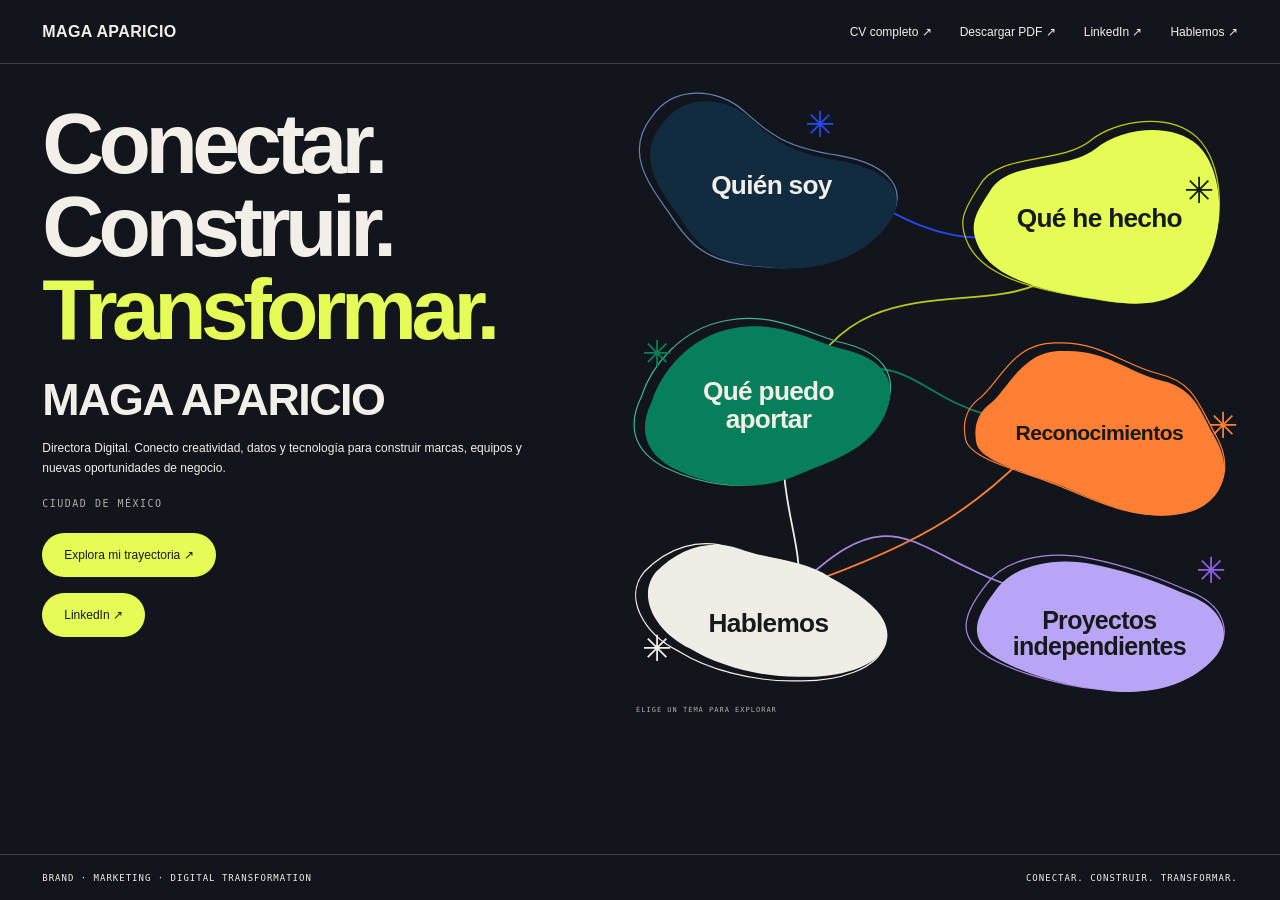
<file: index.html>
<!doctype html><html lang="es"><head><meta charset="UTF-8"><meta name="viewport" content="width=device-width, initial-scale=1"><meta name="description" content="Conoce la trayectoria, experiencia y capacidades de Maga Aparicio."><title>Maga Aparicio — Conectar. Construir. Transformar.</title><link rel="stylesheet" href="interactive.css?v=20261021-monstertower"></head><body><header><a class="header-name" href="https://magaaparicio.github.io/#inicio" aria-label="Maga Aparicio, inicio">MAGA APARICIO</a><nav><a href="cv.html">CV completo ↗</a><a href="Maga-Aparicio-CV.pdf?v=20261013-8" download="Maga-Aparicio-CV.pdf">Descargar PDF ↗</a><a href="https://www.linkedin.com/in/magaaparicio/" target="_blank" rel="noopener noreferrer">LinkedIn ↗</a><button data-view="contacto">Hablemos ↗</button></nav></header><main><section class="copy"><div id="content" role="tabpanel" aria-live="polite" aria-labelledby="tab-inicio"></div><div class="secondary"><button data-view="inicio" id="tab-inicio">Inicio</button><button data-view="reconocimientos">Reconocimientos</button><button data-view="contacto">Contacto</button></div></section><section class="visual" aria-label="Explora mi perfil"><div id="scene" aria-hidden="true"><svg class="connections" viewBox="0 0 1000 1000" aria-hidden="true"><path d="M260 180 C440 140 420 285 690 235"/><path d="M735 235 C690 440 380 240 275 500"/><path d="M270 520 C480 360 460 595 735 540"/><path d="M270 520 C210 630 280 735 270 830"/><path d="M735 530 C590 655 560 725 270 825"/><path d="M270 825 C460 640 465 815 735 850"/></svg></div><span class="design-star star-0" aria-hidden="true">✳</span><span class="design-star star-1" aria-hidden="true">✳</span><span class="design-star star-2" aria-hidden="true">✳</span><span class="design-star star-3" aria-hidden="true">✳</span><span class="design-star star-4" aria-hidden="true">✳</span><span class="design-star star-5" aria-hidden="true">✳</span><div class="choices" role="tablist" aria-label="Secciones del perfil"><button class="sphere-choice choice-0" id="tab-soy" role="tab" aria-controls="content" aria-selected="false" data-view="soy"><svg class="organic-shape" viewBox="0 0 250 220" preserveAspectRatio="none" aria-hidden="true"><path class="shape-outline" d="M24 39 C44 3 83 8 105 32 C130 59 142 72 189 81 C235 91 254 120 231 156 C209 191 170 210 118 202 C71 199 56 176 40 145 C20 110 0 77 24 39 Z" fill="none"/><path class="shape-fill" d="M24 39 C44 3 83 8 105 32 C130 59 142 72 189 81 C235 91 254 120 231 156 C209 191 170 210 118 202 C71 199 56 176 40 145 C20 110 0 77 24 39 Z"/></svg><span><b class="node-copy">Quién soy</b></span><small>Trayectoria & enfoque ↗</small></button><button class="sphere-choice choice-1" id="tab-hecho" role="tab" aria-controls="content" aria-selected="false" data-view="hecho"><svg class="organic-shape" viewBox="0 0 250 220" preserveAspectRatio="none" aria-hidden="true"><path class="shape-outline" d="M21 80 C37 44 93 57 121 32 C146 8 194 2 218 28 C242 55 245 120 225 160 C208 199 175 211 125 199 C72 190 27 176 12 143 C1 118 7 105 21 80 Z" fill="none"/><path class="shape-fill" d="M21 80 C37 44 93 57 121 32 C146 8 194 2 218 28 C242 55 245 120 225 160 C208 199 175 211 125 199 C72 190 27 176 12 143 C1 118 7 105 21 80 Z"/></svg><span><b class="node-copy">Qué he hecho</b></span><small>Experiencia & resultados ↗</small></button><button class="sphere-choice choice-2" id="tab-aporto" role="tab" aria-controls="content" aria-selected="false" data-view="aporto"><svg class="organic-shape" viewBox="0 0 250 220" preserveAspectRatio="none" aria-hidden="true"><path class="shape-outline" d="M15 104 C24 69 51 27 92 18 C134 8 165 32 193 42 C237 54 249 83 234 123 C218 163 185 174 151 192 C109 214 66 202 35 183 C8 165 2 137 15 104 Z" fill="none"/><path class="shape-fill" d="M15 104 C24 69 51 27 92 18 C134 8 165 32 193 42 C237 54 249 83 234 123 C218 163 185 174 151 192 C109 214 66 202 35 183 C8 165 2 137 15 104 Z"/></svg><span><b class="node-copy">Qué puedo<br>aportar</b></span><small>Capacidades ↗</small></button><button class="sphere-choice choice-3" id="tab-reconocimientos" role="tab" aria-controls="content" aria-selected="false" data-view="reconocimientos"><svg class="organic-shape" viewBox="0 0 250 220" preserveAspectRatio="none" aria-hidden="true"><path class="shape-outline" d="M20 78 C39 62 51 13 93 16 C132 15 151 40 184 50 C215 59 219 82 235 117 C254 158 237 195 203 202 C165 211 128 190 95 173 C65 157 14 145 9 122 C6 105 9 89 20 78 Z" fill="none"/><path class="shape-fill" d="M20 78 C39 62 51 13 93 16 C132 15 151 40 184 50 C215 59 219 82 235 117 C254 158 237 195 203 202 C165 211 128 190 95 173 C65 157 14 145 9 122 C6 105 9 89 20 78 Z"/></svg><span><b class="node-copy">Reconocimientos</b></span><small>Trabajo que deja huella ↗</small></button><button class="sphere-choice choice-4" id="tab-contacto" role="tab" aria-controls="content" aria-selected="false" data-view="contacto"><svg class="organic-shape" viewBox="0 0 250 220" preserveAspectRatio="none" aria-hidden="true"><path class="shape-outline" d="M19 58 C41 26 69 13 98 27 C126 42 158 41 184 66 C216 91 241 118 237 150 C234 185 193 202 156 200 C117 201 77 185 51 162 C18 139 0 91 19 58 Z" fill="none"/><path class="shape-fill" d="M19 58 C41 26 69 13 98 27 C126 42 158 41 184 66 C216 91 241 118 237 150 C234 185 193 202 156 200 C117 201 77 185 51 162 C18 139 0 91 19 58 Z"/></svg><span><b class="node-copy">Hablemos</b></span><small>¿Qué podemos transformar? ↗</small></button><button class="sphere-choice choice-5" id="tab-proyectos" role="tab" aria-controls="content" aria-selected="false" data-view="proyectos"><svg class="organic-shape" viewBox="0 0 250 220" preserveAspectRatio="none" aria-hidden="true"><path class="shape-outline" d="M27 67 C42 35 80 20 121 32 C156 42 181 56 215 77 C244 96 252 133 230 164 C206 198 169 210 130 202 C92 197 45 176 23 154 C1 129 8 102 27 67 Z" fill="none"/><path class="shape-fill" d="M27 67 C42 35 80 20 121 32 C156 42 181 56 215 77 C244 96 252 133 230 164 C206 198 169 210 130 202 C92 197 45 176 23 154 C1 129 8 102 27 67 Z"/></svg><span><b class="node-copy">Proyectos<br>independientes</b></span></button></div><div class="visual-bottom"><span>ELIGE UN TEMA PARA EXPLORAR</span><button id="motion" aria-pressed="false">Pausar movimiento</button></div></section></main><footer><span>BRAND · MARKETING · DIGITAL TRANSFORMATION</span><span>CONECTAR. CONSTRUIR. TRANSFORMAR.</span></footer><script src="interactive.js?v=20261104-reconocimientos"></script><script src="constellation-2d.js"></script></body></html>
</file>
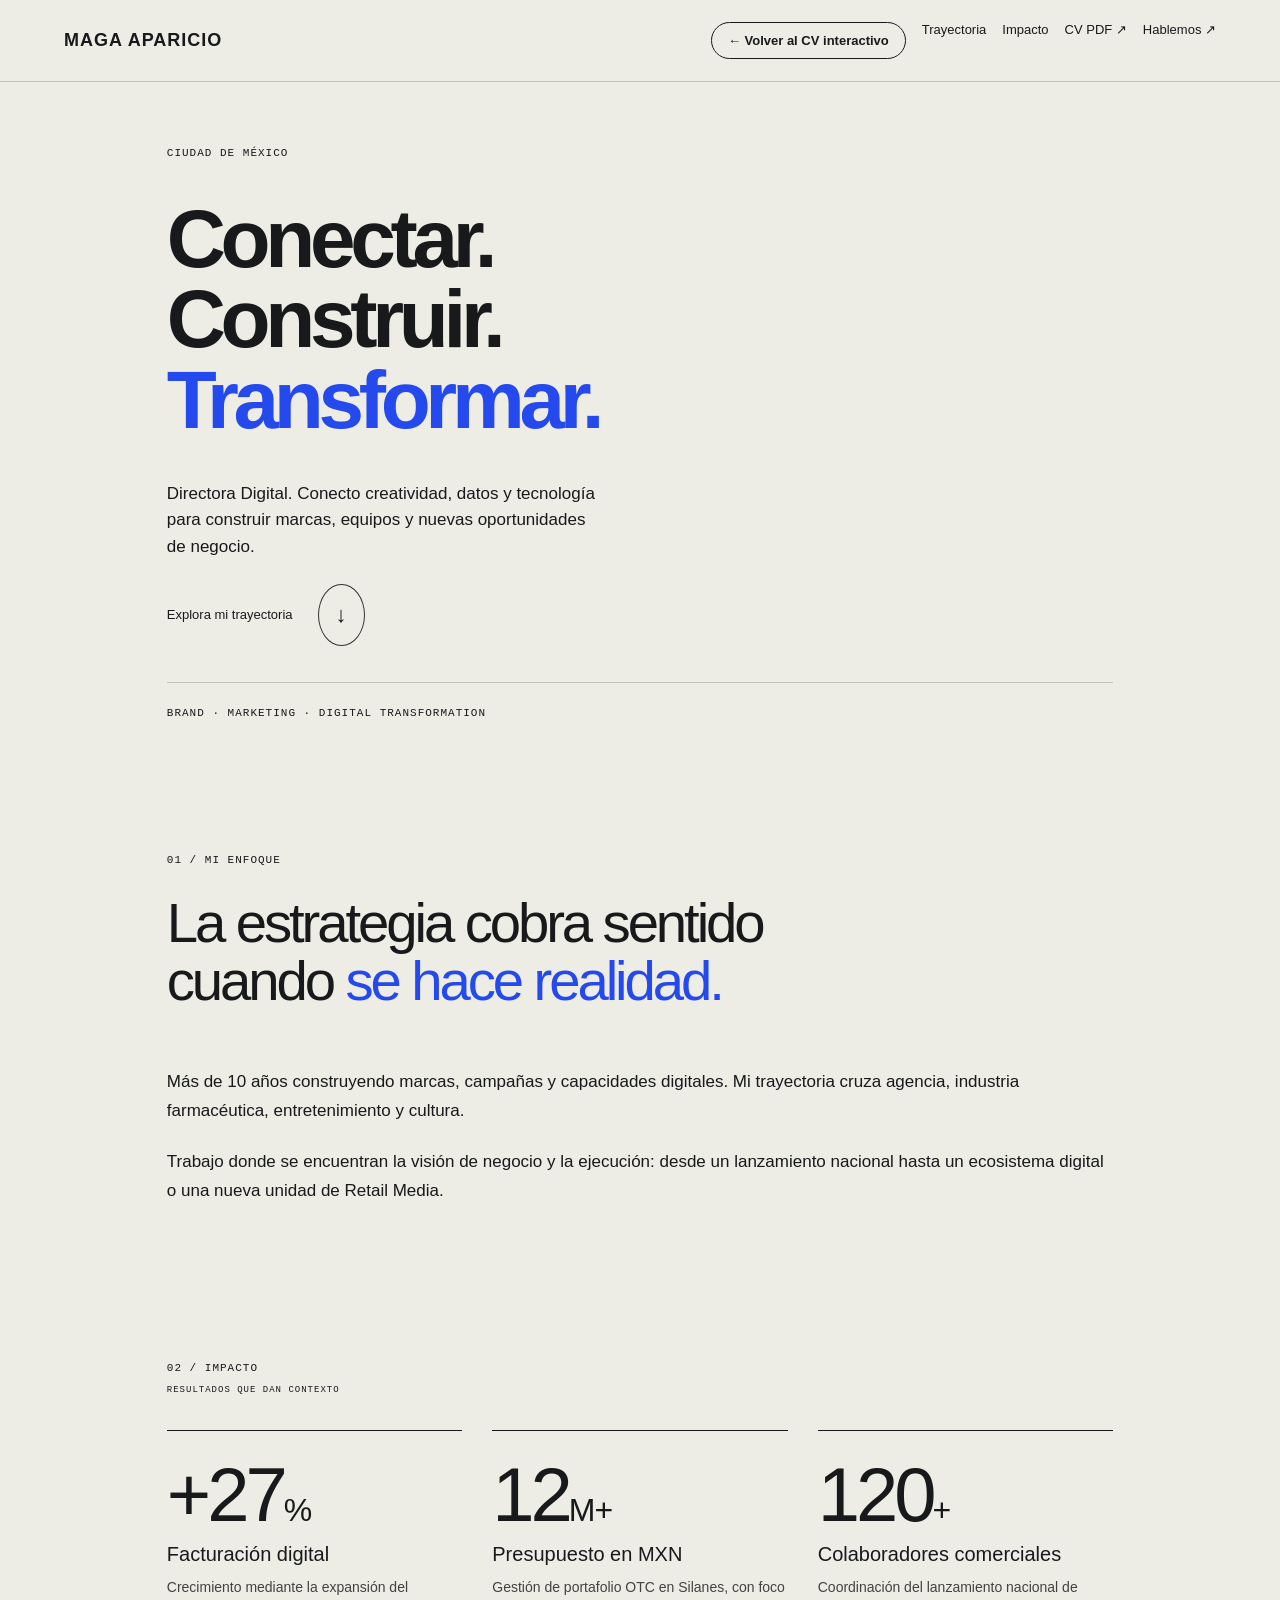
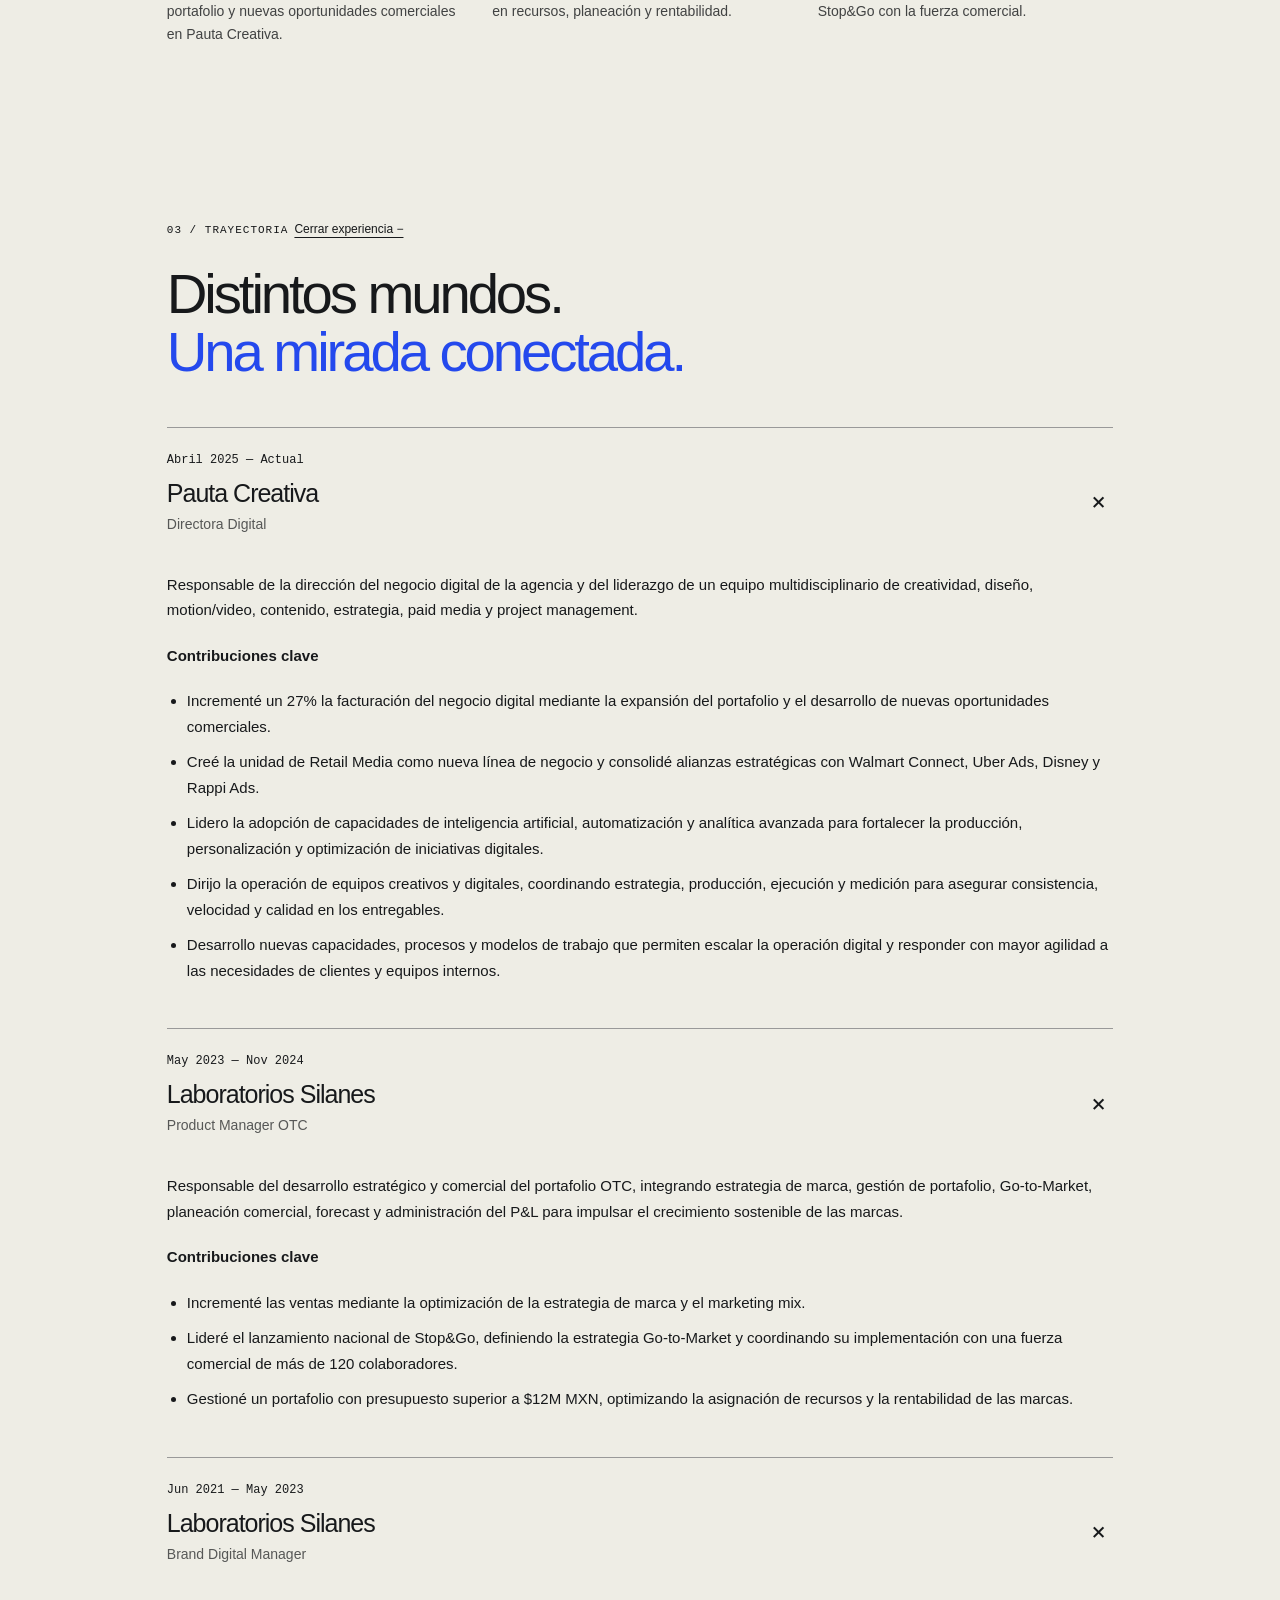
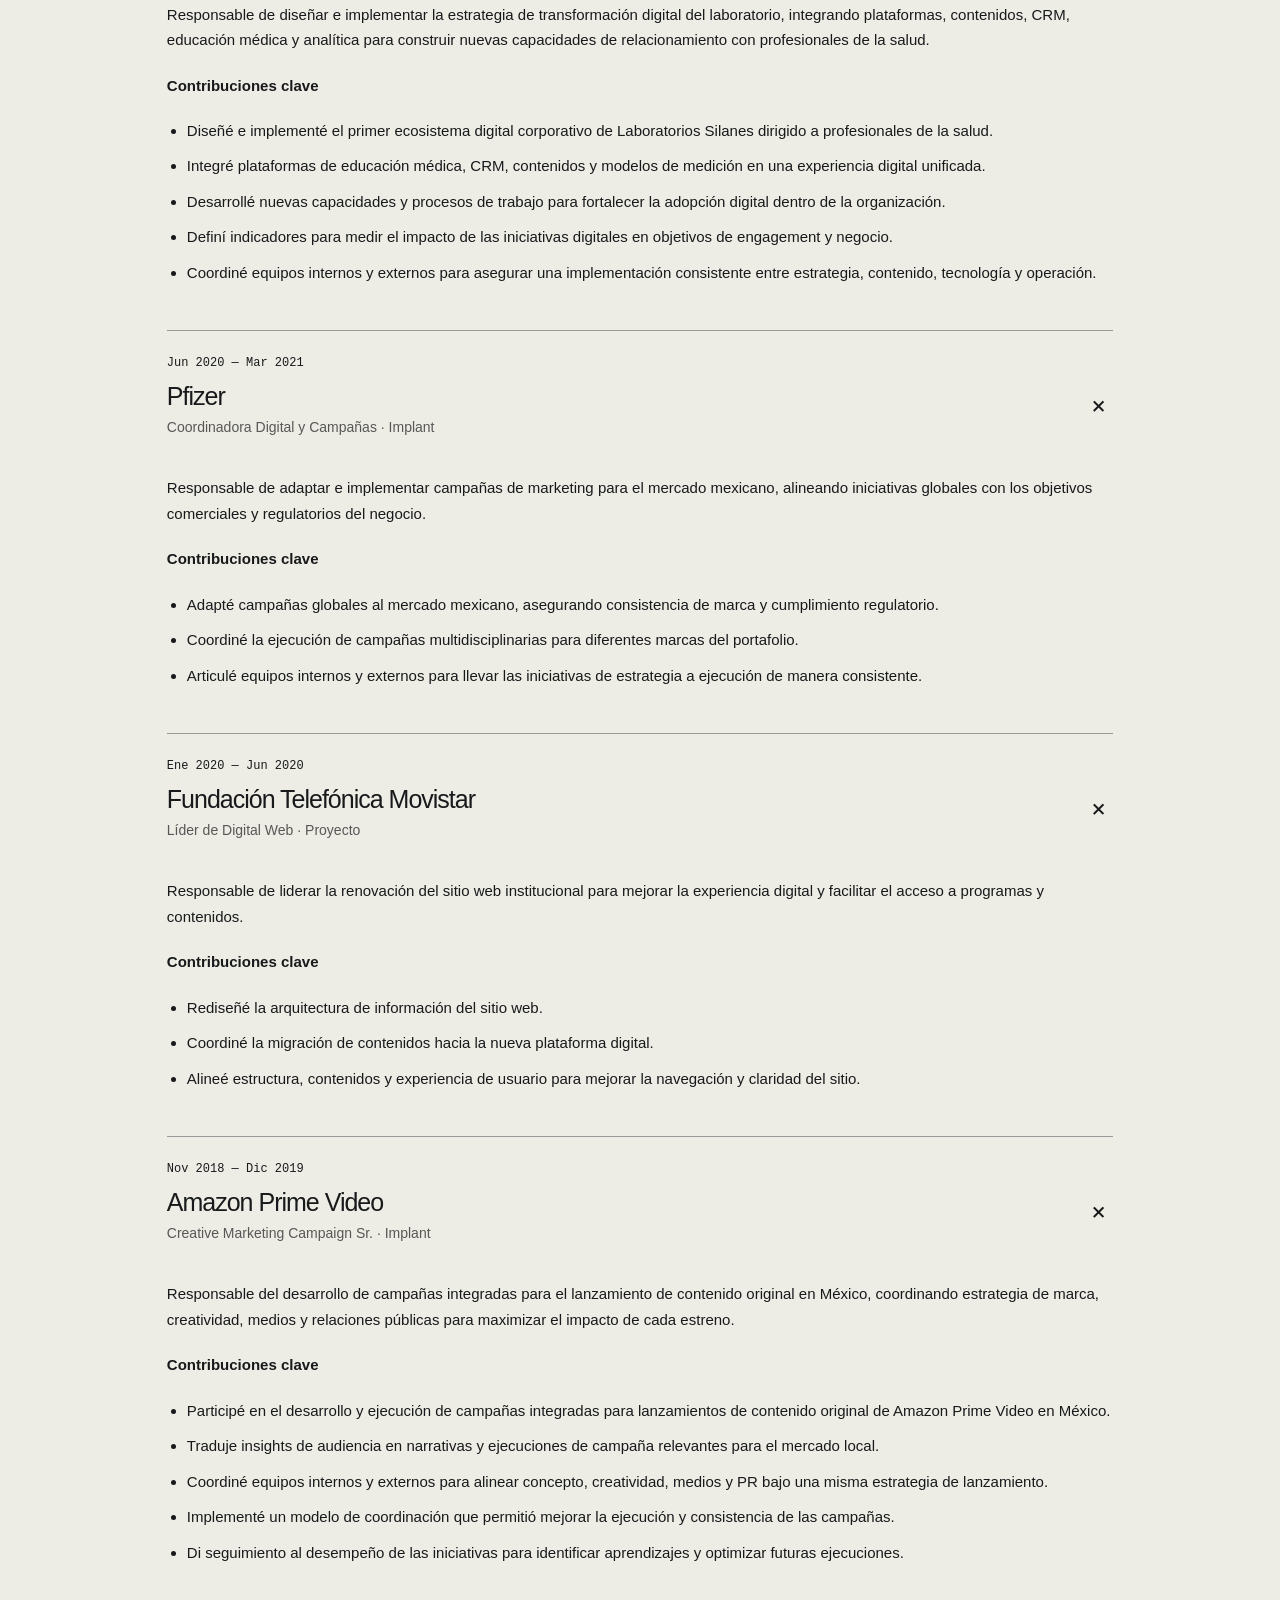
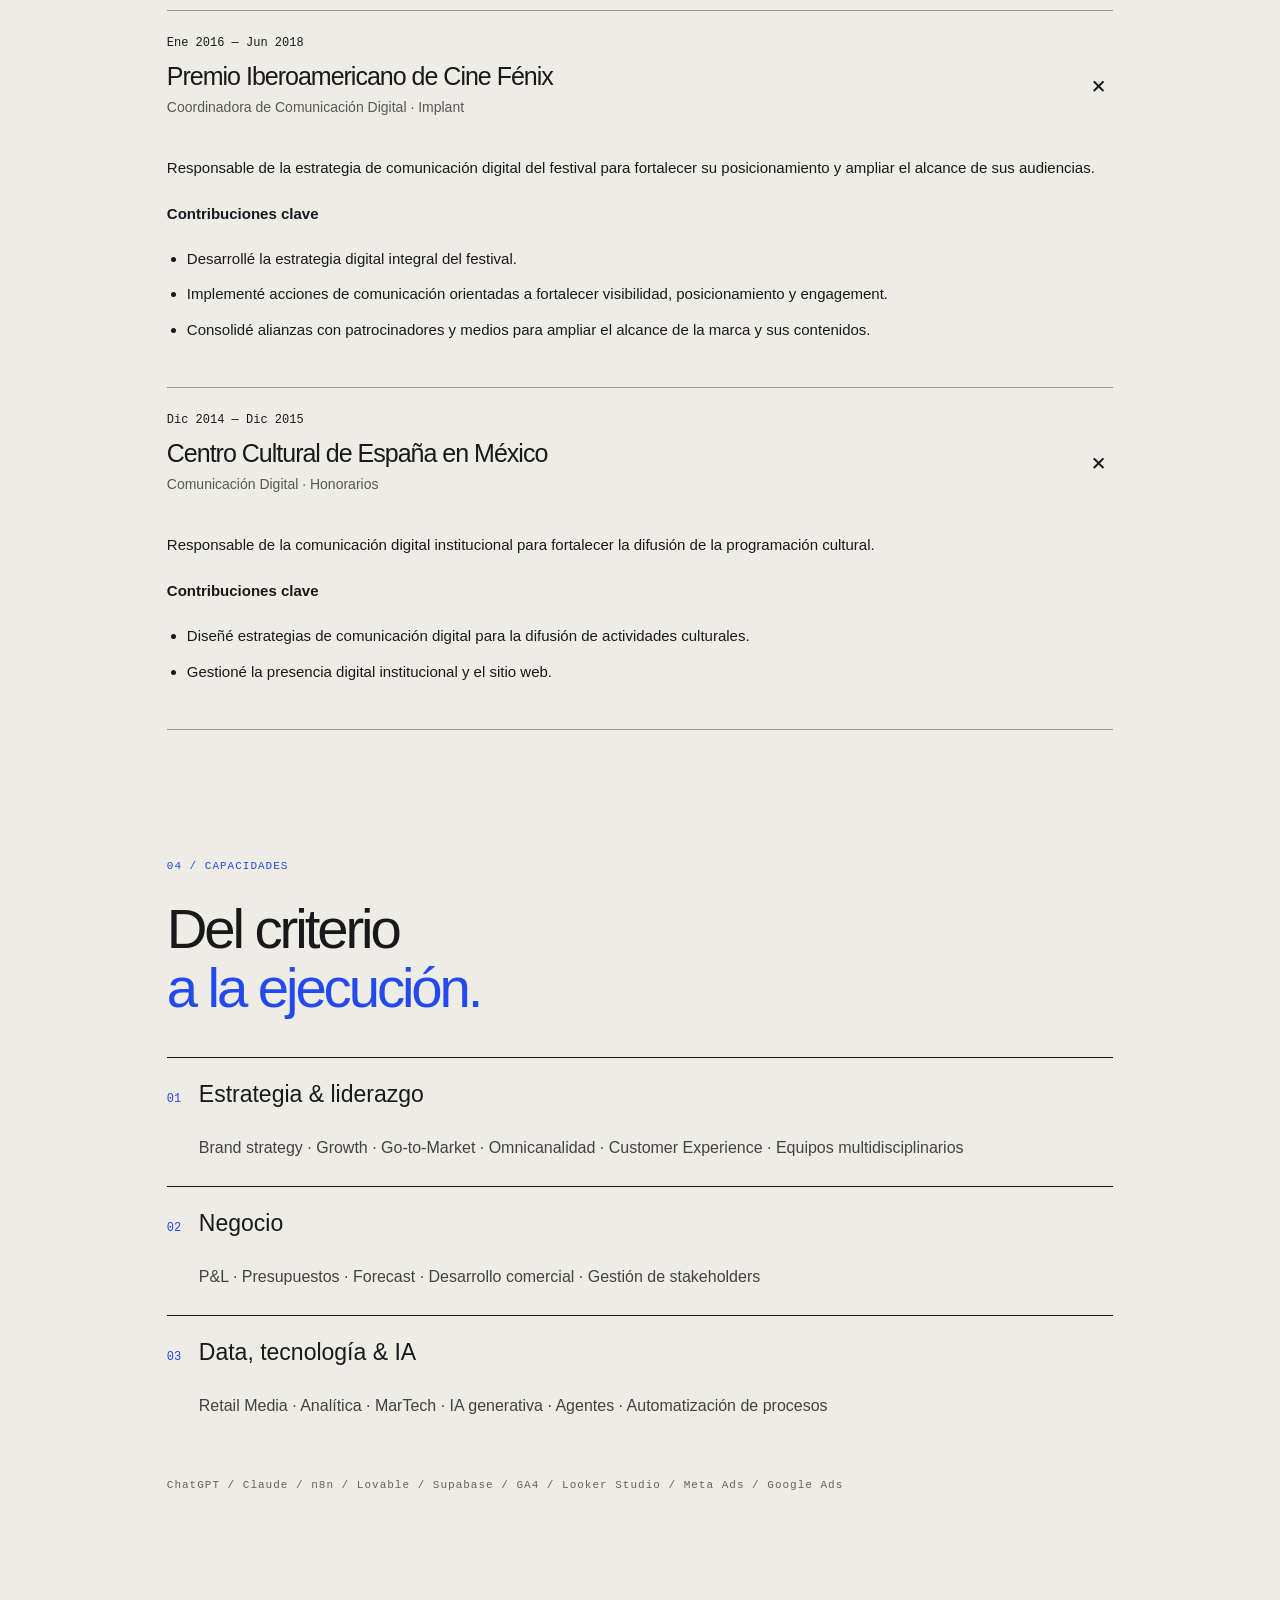
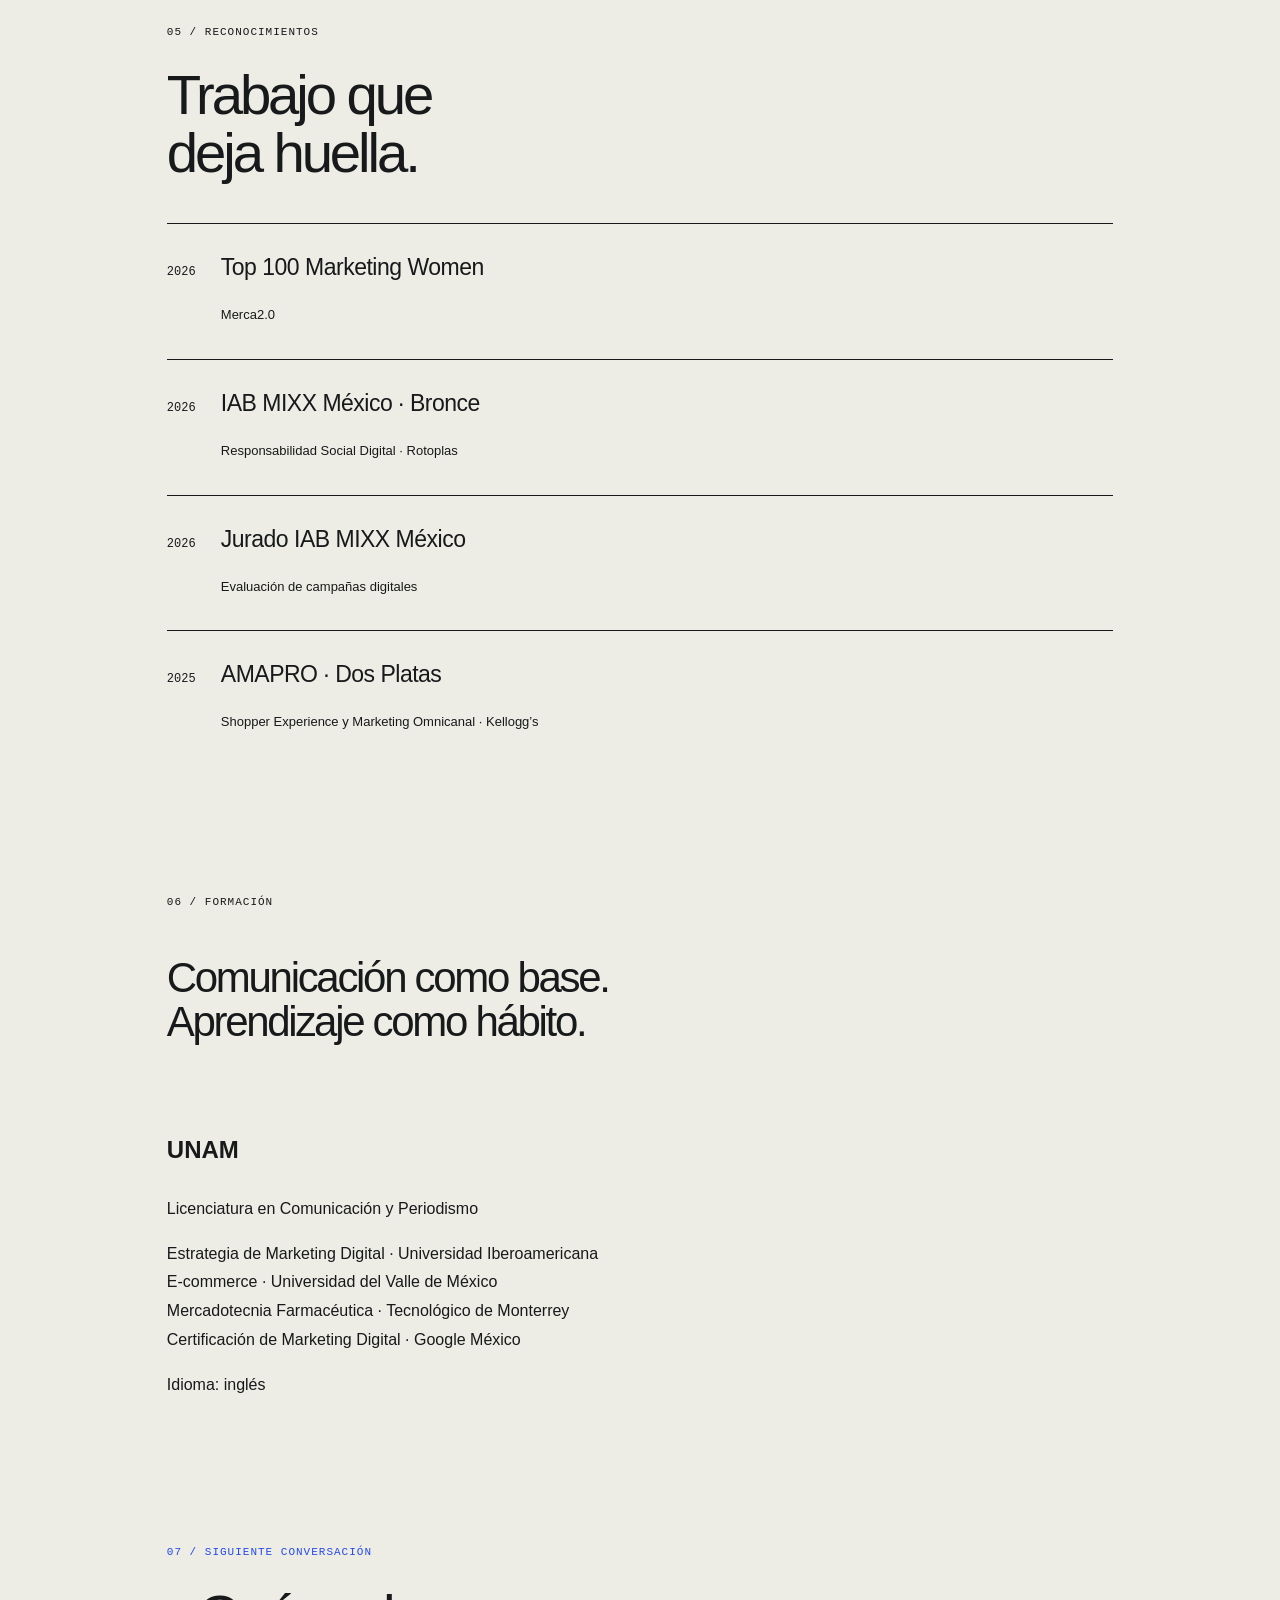
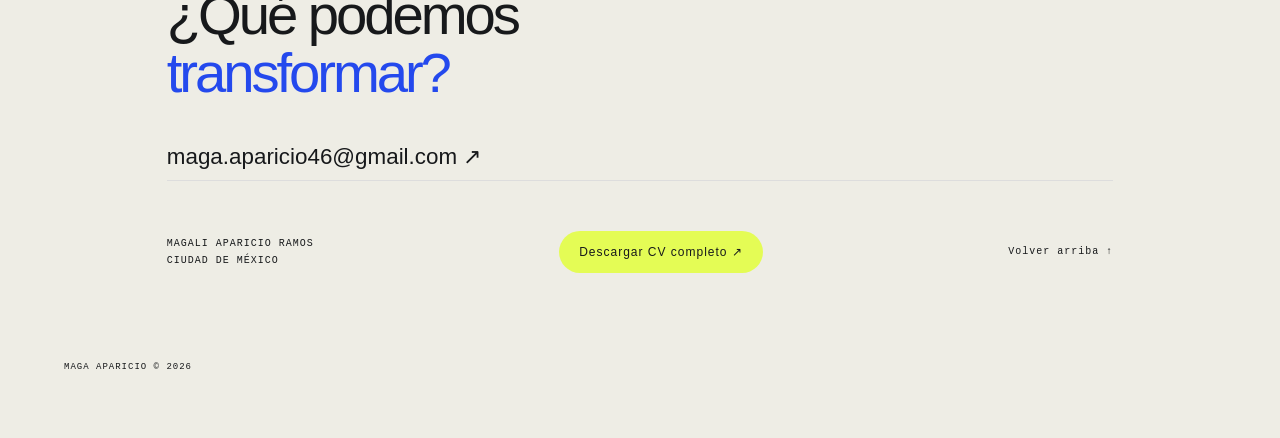
<file: cv/index.html>
<!doctype html><html lang="es"><head><base href="../"><meta charset="UTF-8"><meta name="viewport" content="width=device-width, initial-scale=1"><meta name="description" content="Maga Aparicio. Liderazgo en marketing, negocio digital y transformación."><title>Maga Aparicio — Conectar para transformar</title><link rel="stylesheet" href="cv.css"></head><body><header><a href="#inicio" class="brand">MAGA APARICIO</a><nav><a class="back-interactive" href="index.html#hecho">← Volver al CV interactivo</a><a href="#experiencia">Trayectoria</a><a href="#impacto">Impacto</a><a href="Maga-Aparicio-CV.pdf?v=20261013-8" target="_blank" rel="noopener">CV PDF ↗</a><a href="#contacto">Hablemos ↗</a></nav><button id="motion" aria-pressed="false">Pausar 3D</button></header><div class="stage" id="scene" aria-hidden="true"><div class="fallback">✳</div><span class="node-label label-a">ESTRATEGIA</span><span class="node-label label-b">NEGOCIO</span><span class="node-label label-c">TECNOLOGÍA</span></div><div class="scroll-meter"><span id="chapter">CONECTAR</span><div><i id="progress"></i></div><span id="percent">0%</span></div><main><section class="hero" id="inicio"><div class="eyebrow">CIUDAD DE MÉXICO</div><h1>Conectar.<br>Construir.<br><em>Transformar.</em></h1><div class="hero-bottom"><p>Directora Digital. Conecto creatividad, datos y tecnología para construir marcas, equipos y nuevas oportunidades de negocio.</p><a class="round-link" href="#experiencia">Explora mi trayectoria <span>↓</span></a></div><div class="hero-foot"><span>BRAND · MARKETING · DIGITAL TRANSFORMATION</span><span>DESPLAZA PARA EXPLORAR ↓</span></div></section><section class="intro"><span class="kicker">01 / MI ENFOQUE</span><h2>La estrategia cobra sentido<br>cuando <em>se hace realidad.</em></h2><div class="intro-copy"><p>Más de 10 años construyendo marcas, campañas y capacidades digitales. Mi trayectoria cruza agencia, industria farmacéutica, entretenimiento y cultura.</p><p>Trabajo donde se encuentran la visión de negocio y la ejecución: desde un lanzamiento nacional hasta un ecosistema digital o una nueva unidad de Retail Media.</p></div></section><section id="impacto" class="impact"><div class="section-top"><span class="kicker">02 / IMPACTO</span><span>RESULTADOS QUE DAN CONTEXTO</span></div><div class="metrics"><article><strong>+27<span>%</span></strong><h3>Facturación digital</h3><p>Crecimiento mediante la expansión del portafolio y nuevas oportunidades comerciales en Pauta Creativa.</p></article><article><strong>12<span>M+</span></strong><h3>Presupuesto en MXN</h3><p>Gestión de portafolio OTC en Silanes, con foco en recursos, planeación y rentabilidad.</p></article><article><strong>120<span>+</span></strong><h3>Colaboradores comerciales</h3><p>Coordinación del lanzamiento nacional de Stop&Go con la fuerza comercial.</p></article></div></section><section id="experiencia" class="experience"><div class="section-top"><span class="kicker">03 / TRAYECTORIA</span><button class="text-button" id="expand">Cerrar experiencia −</button></div><h2>Distintos mundos.<br><em>Una mirada conectada.</em></h2><div id="timeline"></div></section><section class="capabilities"><span class="kicker">04 / CAPACIDADES</span><h2>Del criterio<br><em>a la ejecución.</em></h2><div class="skill-row"><span>01</span><h3>Estrategia & liderazgo</h3><p>Brand strategy · Growth · Go-to-Market · Omnicanalidad · Customer Experience · Equipos multidisciplinarios</p></div><div class="skill-row"><span>02</span><h3>Negocio</h3><p>P&L · Presupuestos · Forecast · Desarrollo comercial · Gestión de stakeholders</p></div><div class="skill-row"><span>03</span><h3>Data, tecnología & IA</h3><p>Retail Media · Analítica · MarTech · IA generativa · Agentes · Automatización de procesos</p></div><div class="tools">ChatGPT / Claude / n8n / Lovable / Supabase / GA4 / Looker Studio / Meta Ads / Google Ads</div></section><section class="recognition"><span class="kicker">05 / RECONOCIMIENTOS</span><h2>Trabajo que<br><em>deja huella.</em></h2><div class="award"><span>2026</span><h3>Top 100 Marketing Women</h3><p>Merca2.0</p></div><div class="award"><span>2026</span><h3>IAB MIXX México · Bronce</h3><p>Responsabilidad Social Digital · Rotoplas</p></div><div class="award"><span>2026</span><h3>Jurado IAB MIXX México</h3><p>Evaluación de campañas digitales</p></div><div class="award"><span>2025</span><h3>AMAPRO · Dos Platas</h3><p>Shopper Experience y Marketing Omnicanal · Kellogg’s</p></div></section><section class="education"><span class="kicker">06 / FORMACIÓN</span><h2>Comunicación como base.<br>Aprendizaje como hábito.</h2><div><h3>UNAM</h3><p>Licenciatura en Comunicación y Periodismo</p><p>Estrategia de Marketing Digital · Universidad Iberoamericana<br>E-commerce · Universidad del Valle de México<br>Mercadotecnia Farmacéutica · Tecnológico de Monterrey<br>Certificación de Marketing Digital · Google México</p><p>Idioma: inglés</p></div></section><section class="contact" id="contacto"><span class="kicker">07 / SIGUIENTE CONVERSACIÓN</span><h2>¿Qué podemos<br><em>transformar?</em></h2><a class="contact-link" href="mailto:maga.aparicio46@gmail.com">maga.aparicio46@gmail.com ↗</a><div class="contact-bottom"><span>MAGALI APARICIO RAMOS<br>CIUDAD DE MÉXICO</span><a class="download" href="Maga-Aparicio-CV.pdf?v=20261013-8" download>Descargar CV completo ↗</a><a href="#inicio">Volver arriba ↑</a></div></section></main><footer><span>MAGA APARICIO © 2026</span><span>ESTRATEGIA CON CRITERIO. EJECUCIÓN CON INTENCIÓN.</span></footer><script src="content.js"></script></body></html>
</file>
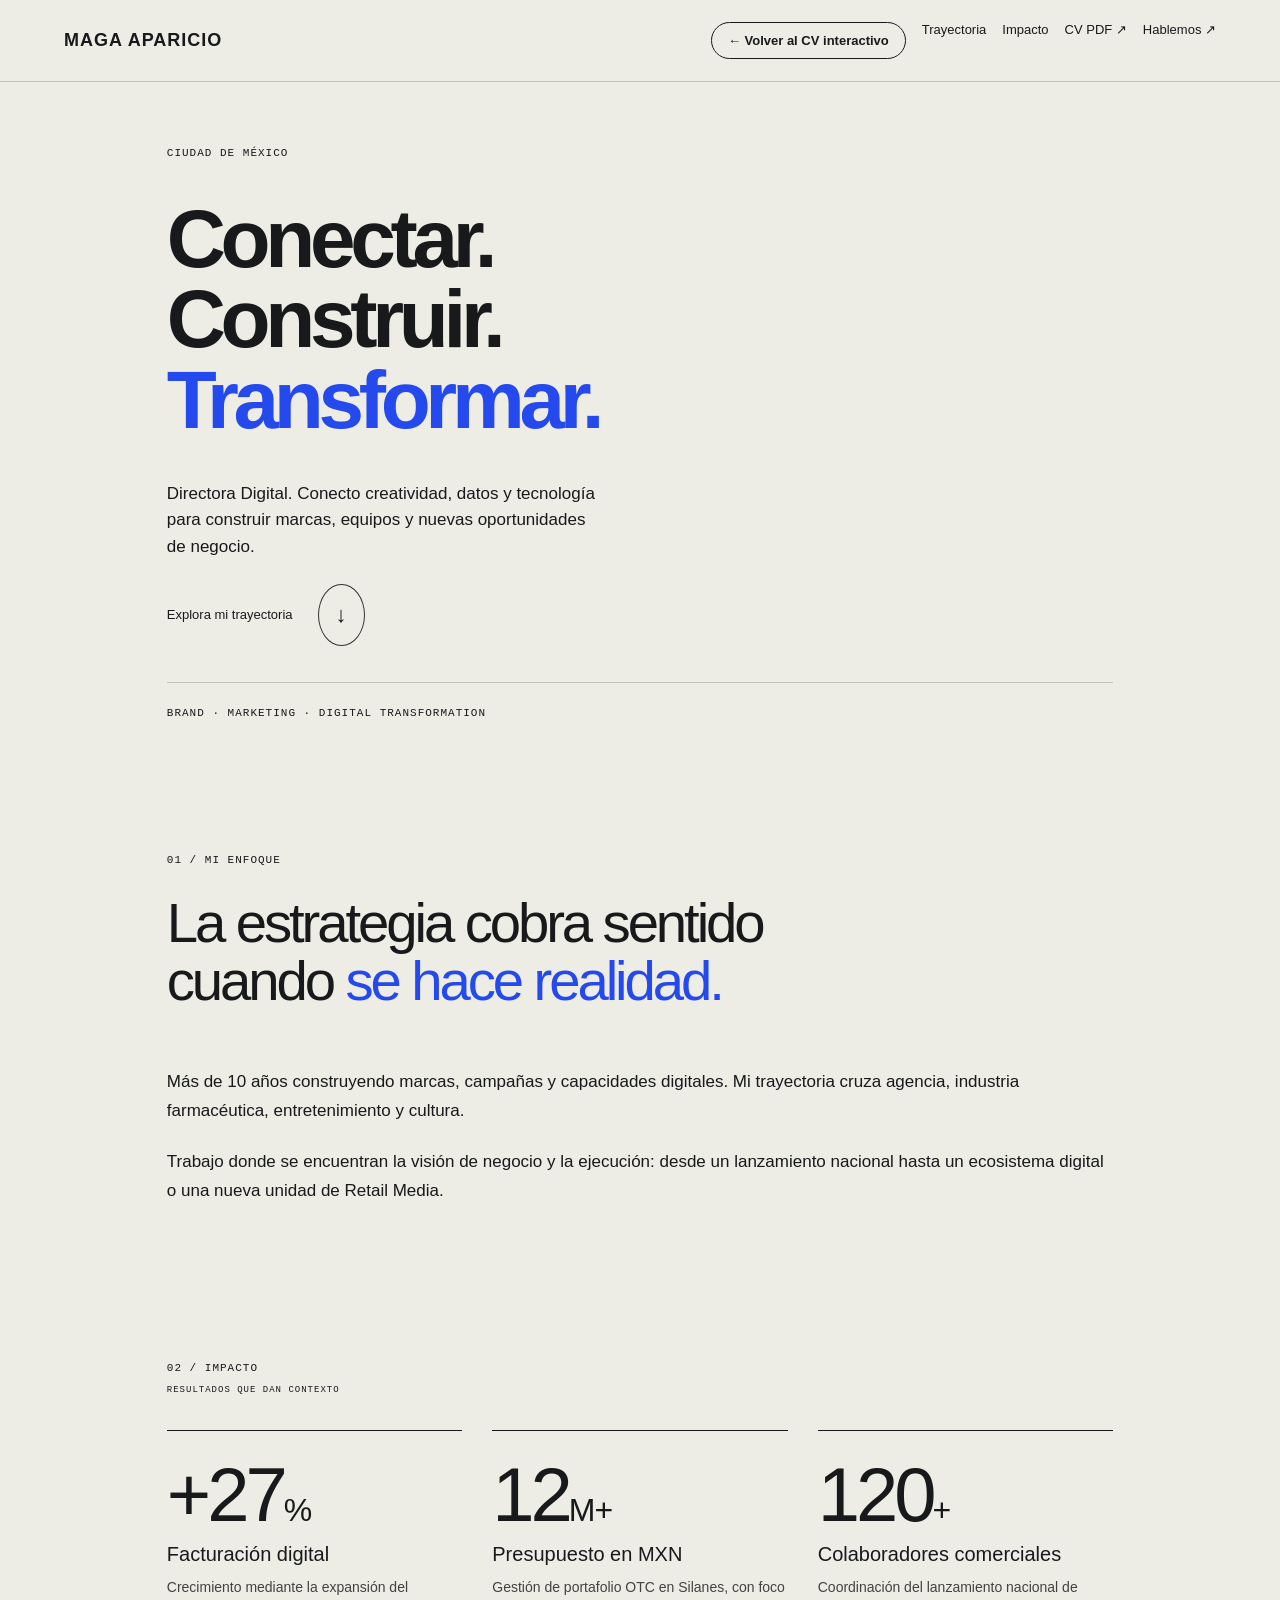
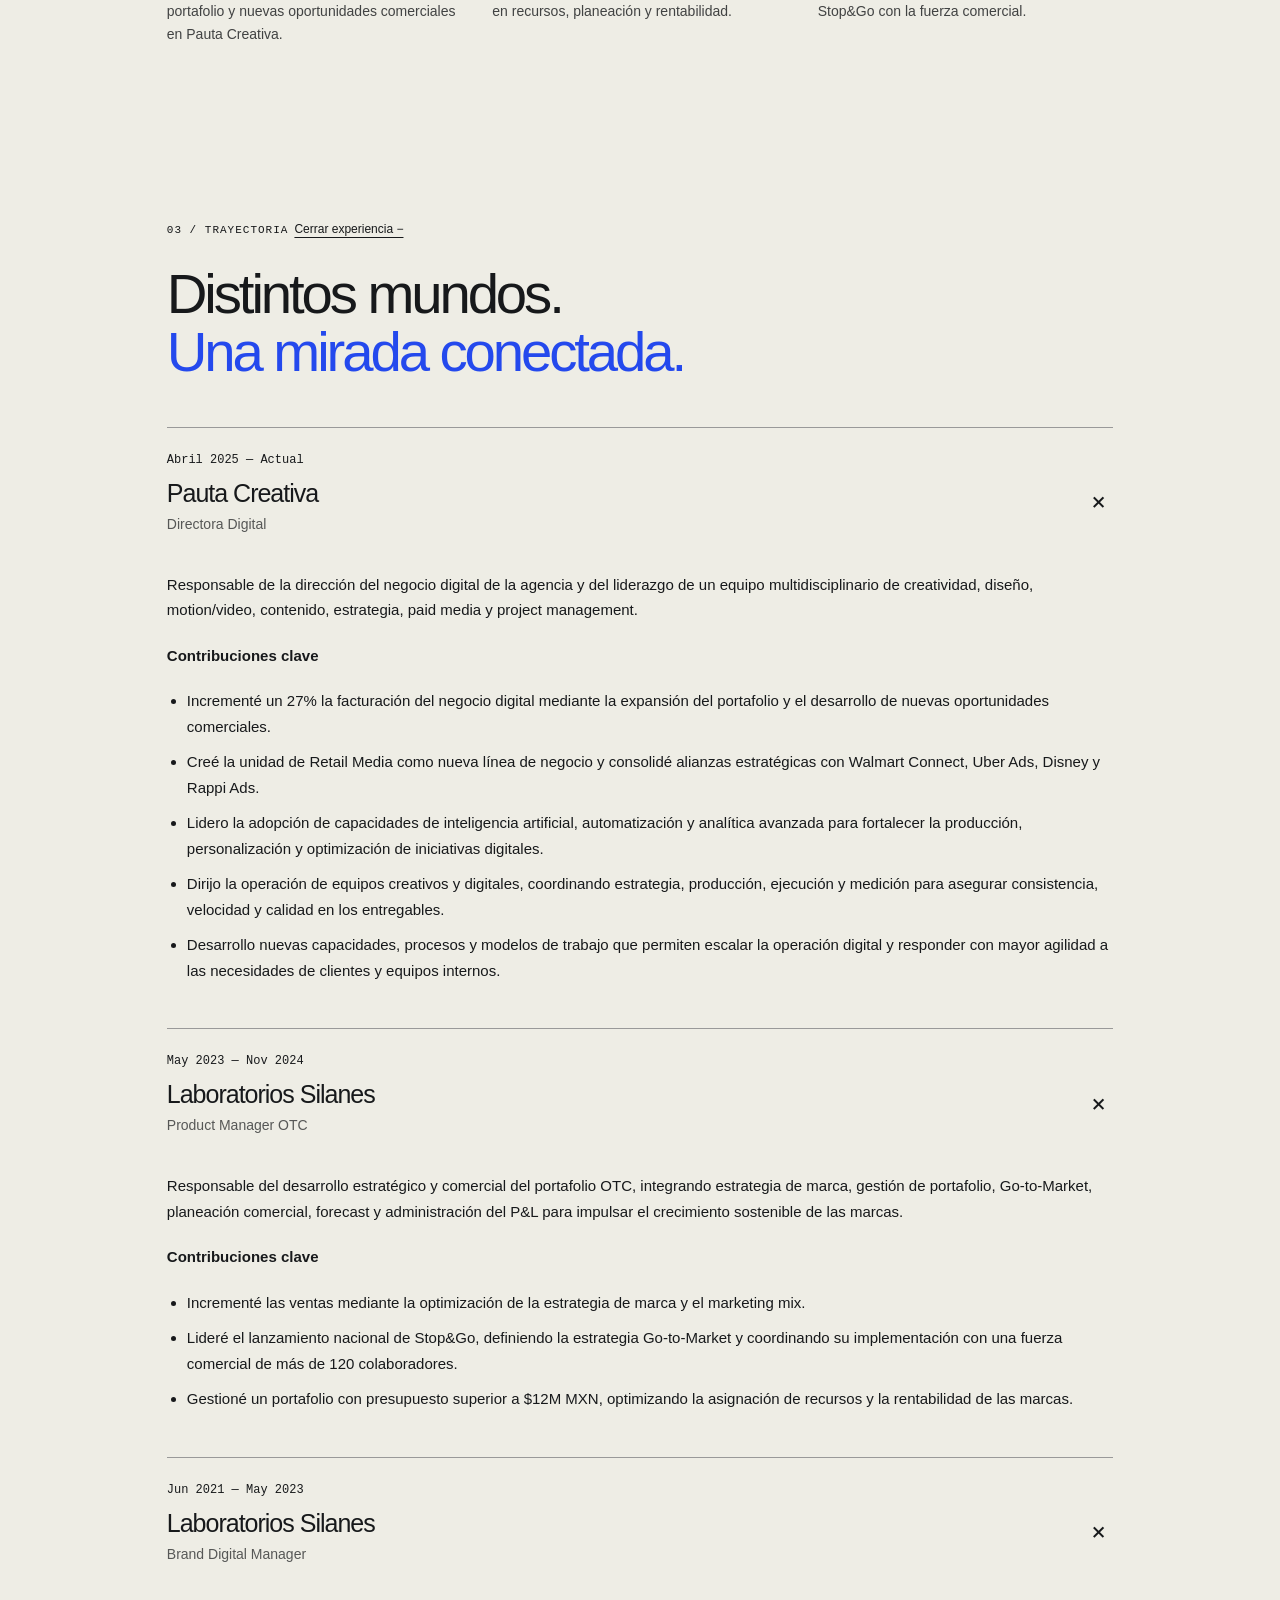
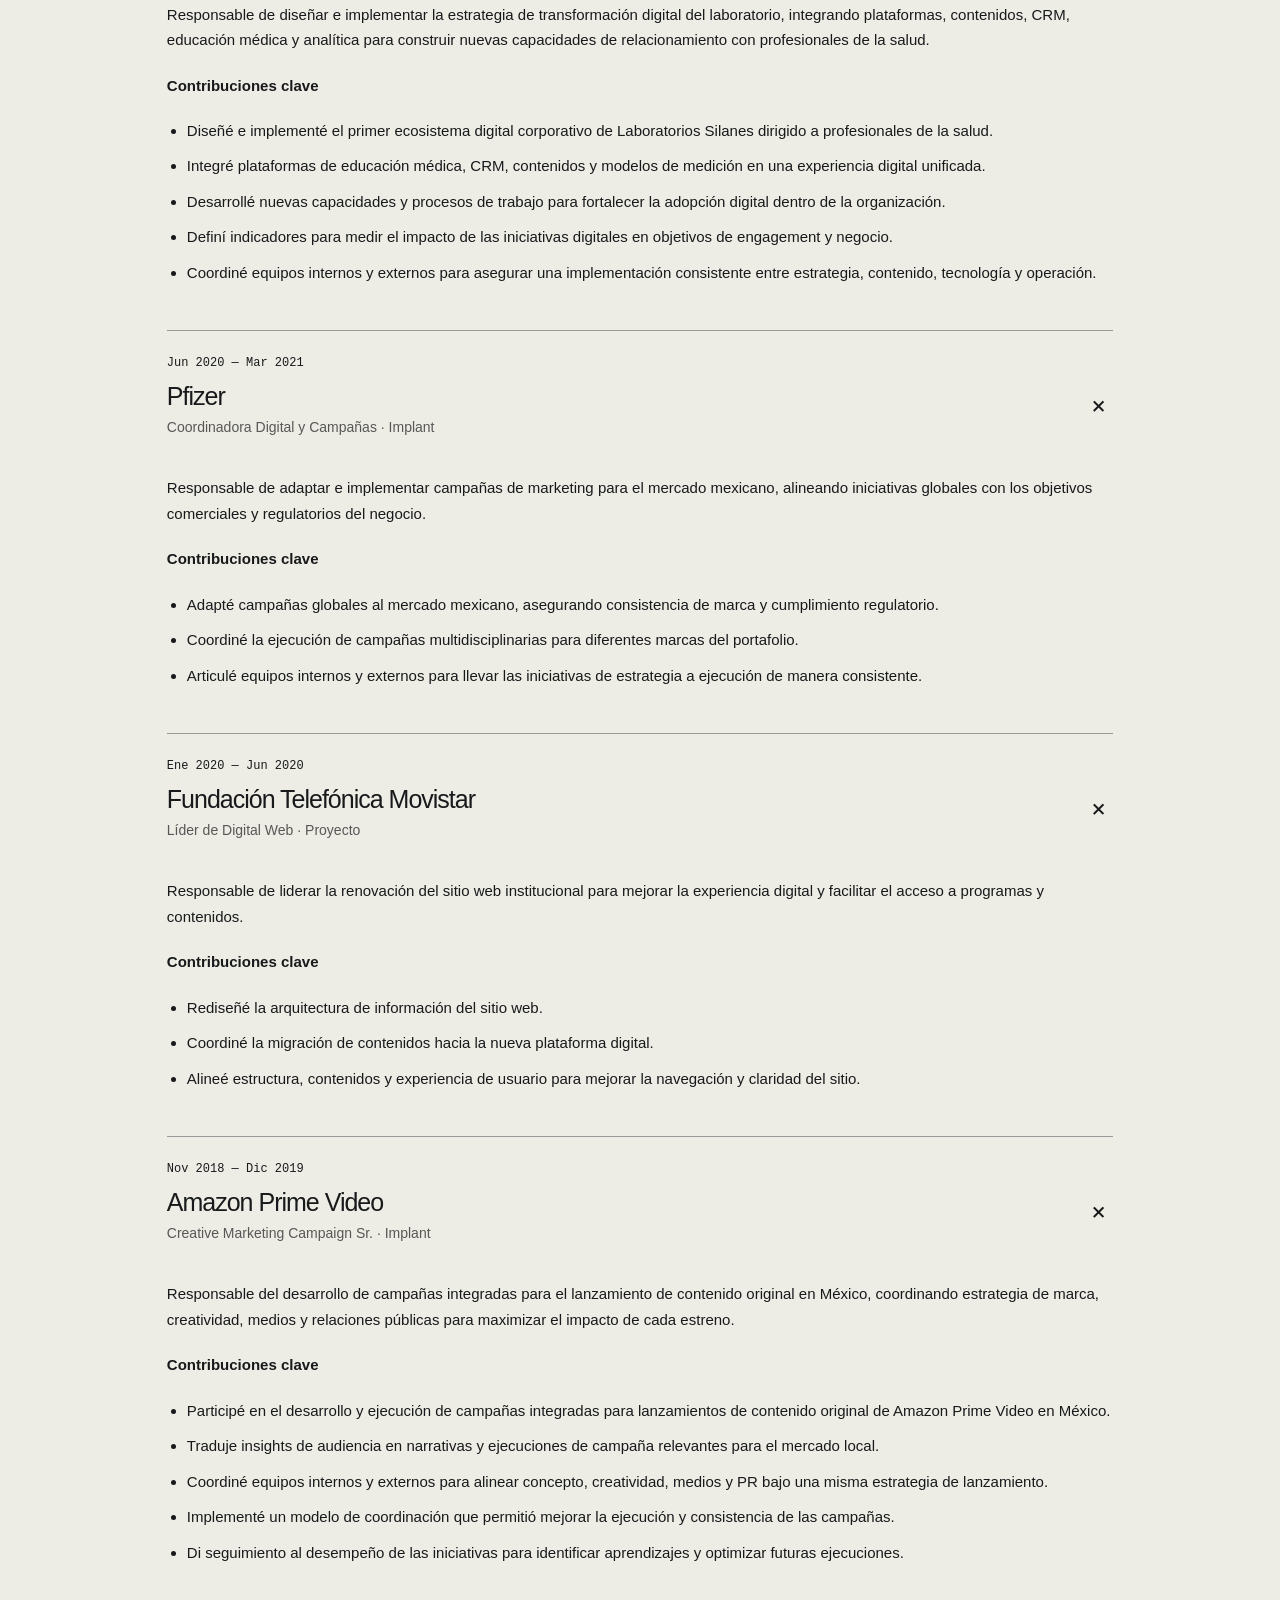
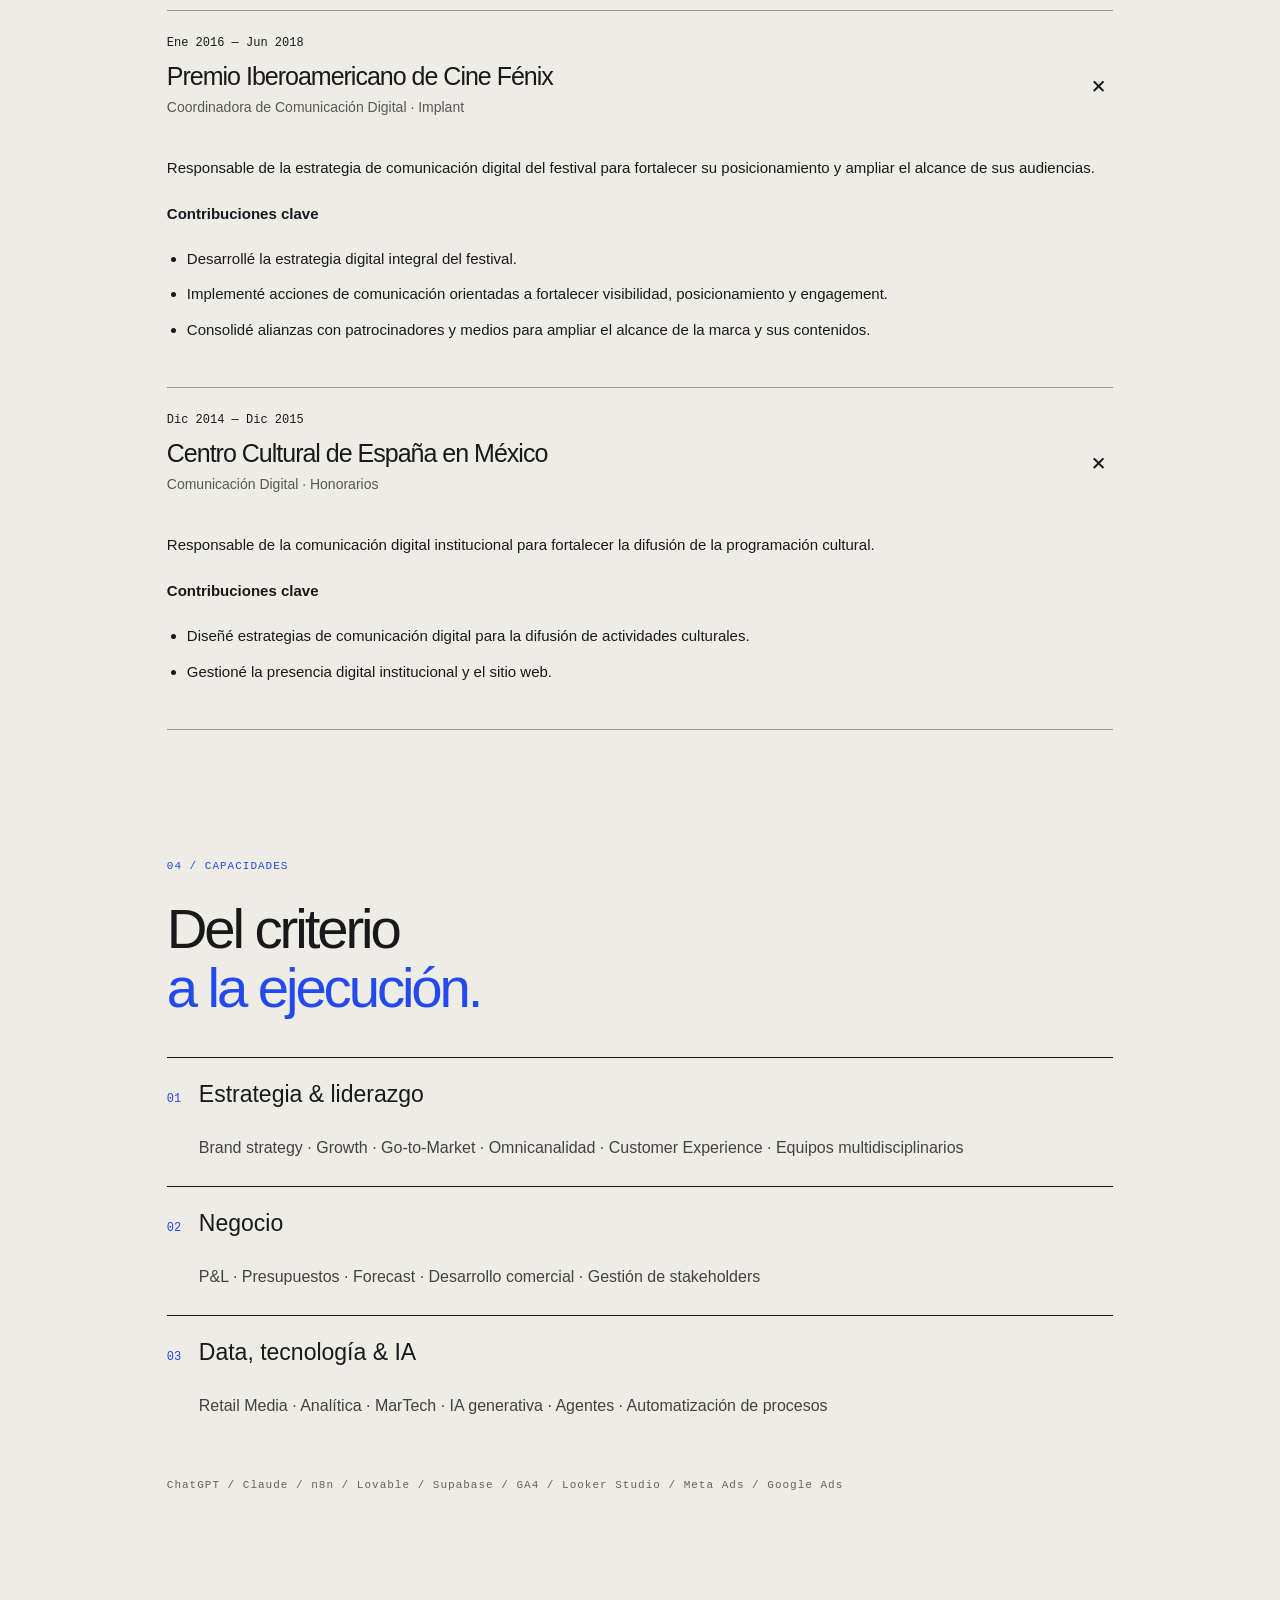
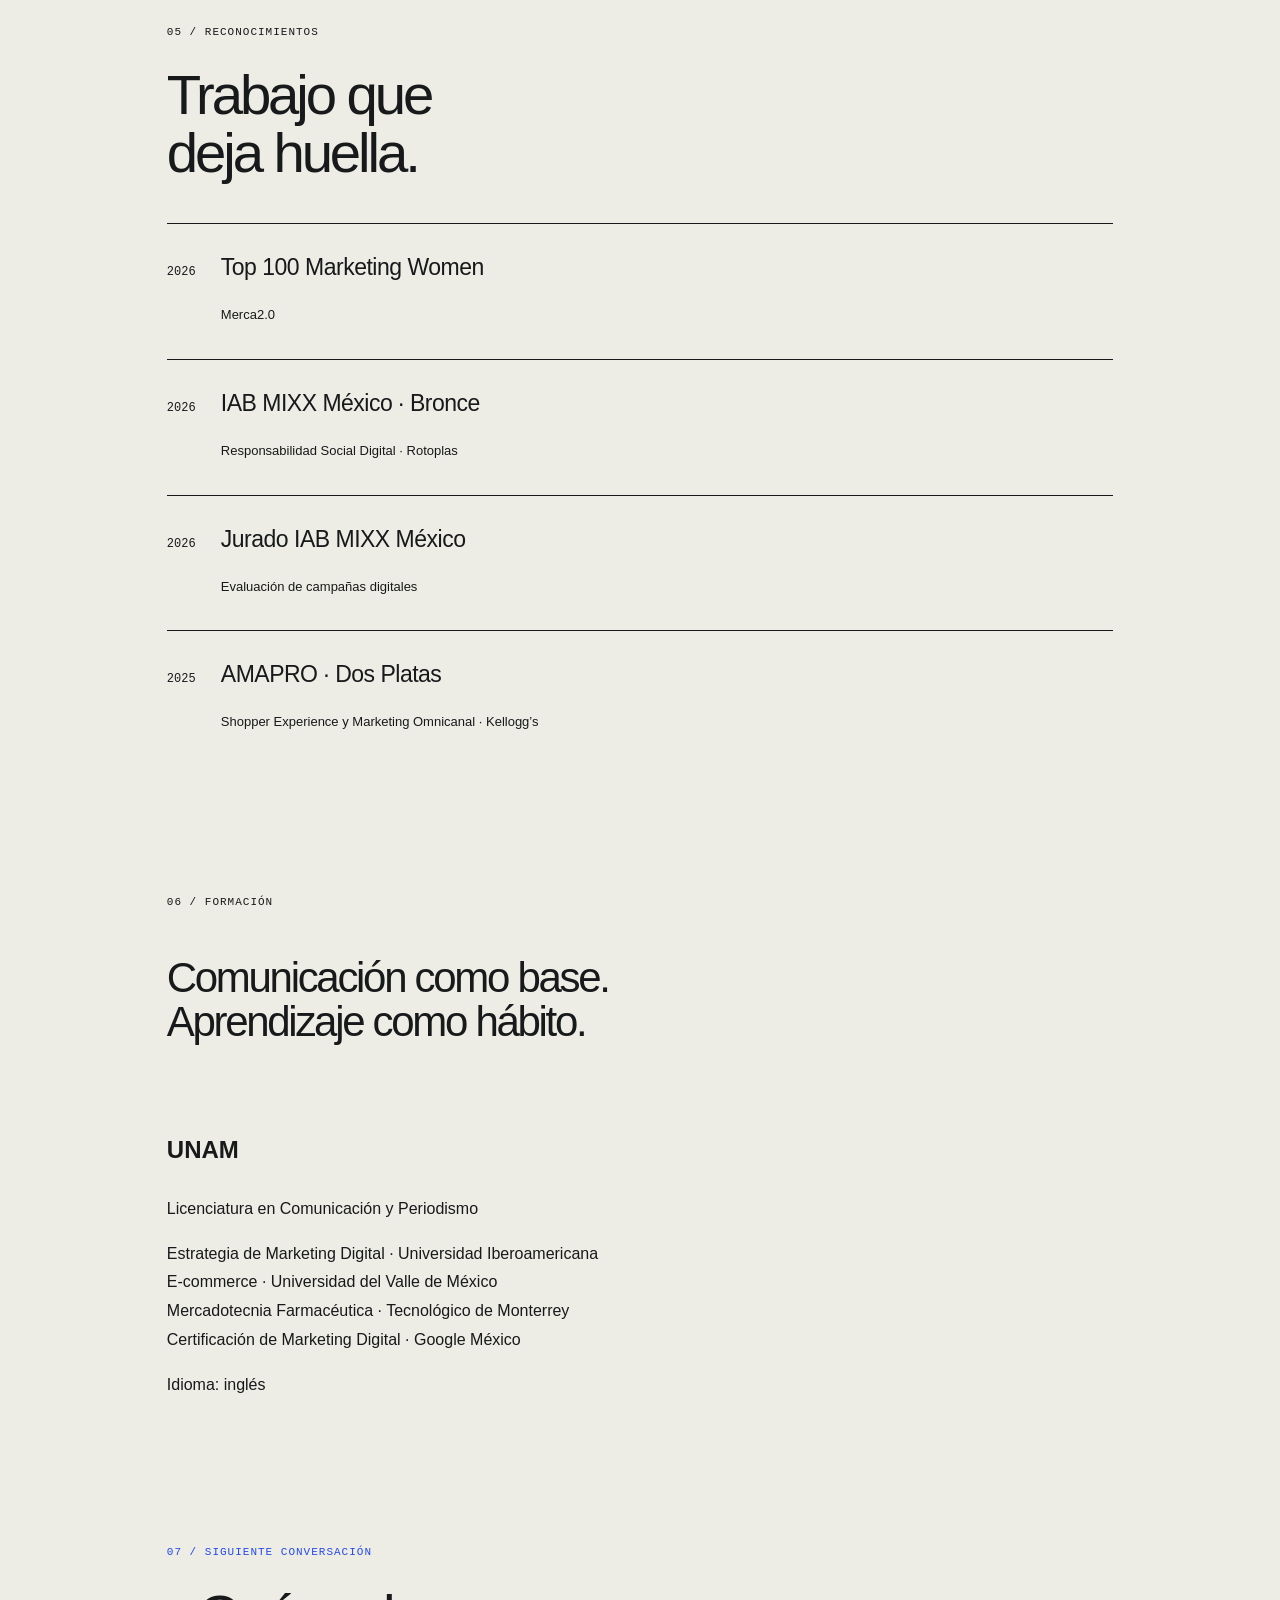
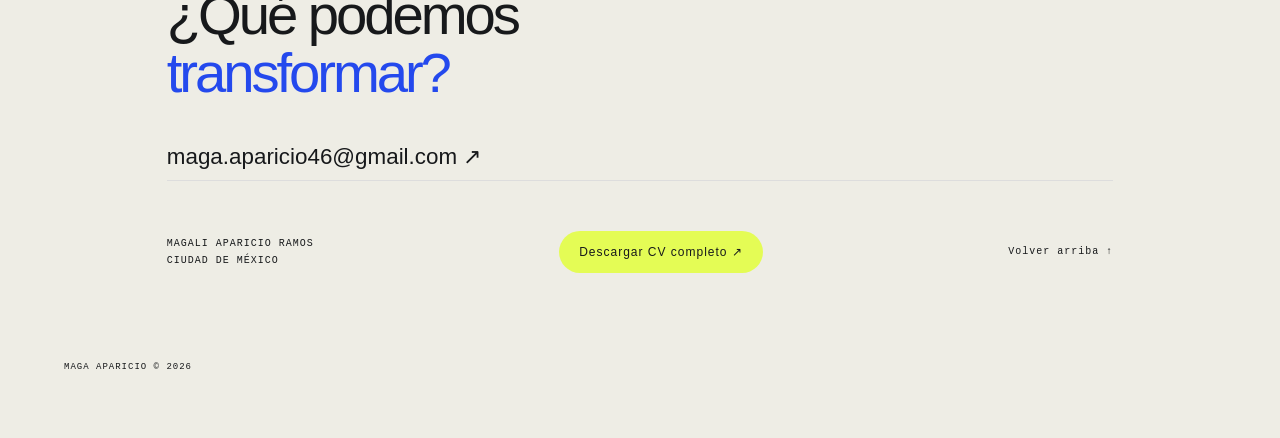
<file: cv.html>
<!doctype html><html lang="es"><head><meta charset="UTF-8"><meta name="viewport" content="width=device-width, initial-scale=1"><meta name="description" content="Maga Aparicio. Liderazgo en marketing, negocio digital y transformación."><title>Maga Aparicio — Conectar para transformar</title><link rel="stylesheet" href="cv.css"></head><body><header><a href="#inicio" class="brand">MAGA APARICIO</a><nav><a class="back-interactive" href="index.html#hecho">← Volver al CV interactivo</a><a href="#experiencia">Trayectoria</a><a href="#impacto">Impacto</a><a href="Maga-Aparicio-CV.pdf?v=20261013-8" target="_blank" rel="noopener">CV PDF ↗</a><a href="#contacto">Hablemos ↗</a></nav><button id="motion" aria-pressed="false">Pausar 3D</button></header><div class="stage" id="scene" aria-hidden="true"><div class="fallback">✳</div><span class="node-label label-a">ESTRATEGIA</span><span class="node-label label-b">NEGOCIO</span><span class="node-label label-c">TECNOLOGÍA</span></div><div class="scroll-meter"><span id="chapter">CONECTAR</span><div><i id="progress"></i></div><span id="percent">0%</span></div><main><section class="hero" id="inicio"><div class="eyebrow">CIUDAD DE MÉXICO</div><h1>Conectar.<br>Construir.<br><em>Transformar.</em></h1><div class="hero-bottom"><p>Directora Digital. Conecto creatividad, datos y tecnología para construir marcas, equipos y nuevas oportunidades de negocio.</p><a class="round-link" href="#experiencia">Explora mi trayectoria <span>↓</span></a></div><div class="hero-foot"><span>BRAND · MARKETING · DIGITAL TRANSFORMATION</span><span>DESPLAZA PARA EXPLORAR ↓</span></div></section><section class="intro"><span class="kicker">01 / MI ENFOQUE</span><h2>La estrategia cobra sentido<br>cuando <em>se hace realidad.</em></h2><div class="intro-copy"><p>Más de 10 años construyendo marcas, campañas y capacidades digitales. Mi trayectoria cruza agencia, industria farmacéutica, entretenimiento y cultura.</p><p>Trabajo donde se encuentran la visión de negocio y la ejecución: desde un lanzamiento nacional hasta un ecosistema digital o una nueva unidad de Retail Media.</p></div></section><section id="impacto" class="impact"><div class="section-top"><span class="kicker">02 / IMPACTO</span><span>RESULTADOS QUE DAN CONTEXTO</span></div><div class="metrics"><article><strong>+27<span>%</span></strong><h3>Facturación digital</h3><p>Crecimiento mediante la expansión del portafolio y nuevas oportunidades comerciales en Pauta Creativa.</p></article><article><strong>12<span>M+</span></strong><h3>Presupuesto en MXN</h3><p>Gestión de portafolio OTC en Silanes, con foco en recursos, planeación y rentabilidad.</p></article><article><strong>120<span>+</span></strong><h3>Colaboradores comerciales</h3><p>Coordinación del lanzamiento nacional de Stop&Go con la fuerza comercial.</p></article></div></section><section id="experiencia" class="experience"><div class="section-top"><span class="kicker">03 / TRAYECTORIA</span><button class="text-button" id="expand">Cerrar experiencia −</button></div><h2>Distintos mundos.<br><em>Una mirada conectada.</em></h2><div id="timeline"></div></section><section class="capabilities"><span class="kicker">04 / CAPACIDADES</span><h2>Del criterio<br><em>a la ejecución.</em></h2><div class="skill-row"><span>01</span><h3>Estrategia & liderazgo</h3><p>Brand strategy · Growth · Go-to-Market · Omnicanalidad · Customer Experience · Equipos multidisciplinarios</p></div><div class="skill-row"><span>02</span><h3>Negocio</h3><p>P&L · Presupuestos · Forecast · Desarrollo comercial · Gestión de stakeholders</p></div><div class="skill-row"><span>03</span><h3>Data, tecnología & IA</h3><p>Retail Media · Analítica · MarTech · IA generativa · Agentes · Automatización de procesos</p></div><div class="tools">ChatGPT / Claude / n8n / Lovable / Supabase / GA4 / Looker Studio / Meta Ads / Google Ads</div></section><section class="recognition"><span class="kicker">05 / RECONOCIMIENTOS</span><h2>Trabajo que<br><em>deja huella.</em></h2><div class="award"><span>2026</span><h3>Top 100 Marketing Women</h3><p>Merca2.0</p></div><div class="award"><span>2026</span><h3>IAB MIXX México · Bronce</h3><p>Responsabilidad Social Digital · Rotoplas</p></div><div class="award"><span>2026</span><h3>Jurado IAB MIXX México</h3><p>Evaluación de campañas digitales</p></div><div class="award"><span>2025</span><h3>AMAPRO · Dos Platas</h3><p>Shopper Experience y Marketing Omnicanal · Kellogg’s</p></div></section><section class="education"><span class="kicker">06 / FORMACIÓN</span><h2>Comunicación como base.<br>Aprendizaje como hábito.</h2><div><h3>UNAM</h3><p>Licenciatura en Comunicación y Periodismo</p><p>Estrategia de Marketing Digital · Universidad Iberoamericana<br>E-commerce · Universidad del Valle de México<br>Mercadotecnia Farmacéutica · Tecnológico de Monterrey<br>Certificación de Marketing Digital · Google México</p><p>Idioma: inglés</p></div></section><section class="contact" id="contacto"><span class="kicker">07 / SIGUIENTE CONVERSACIÓN</span><h2>¿Qué podemos<br><em>transformar?</em></h2><a class="contact-link" href="mailto:maga.aparicio46@gmail.com">maga.aparicio46@gmail.com ↗</a><div class="contact-bottom"><span>MAGALI APARICIO RAMOS<br>CIUDAD DE MÉXICO</span><a class="download" href="Maga-Aparicio-CV.pdf?v=20261013-8" download>Descargar CV completo ↗</a><a href="#inicio">Volver arriba ↑</a></div></section></main><footer><span>MAGA APARICIO © 2026</span><span>ESTRATEGIA CON CRITERIO. EJECUCIÓN CON INTENCIÓN.</span></footer><script src="content.js"></script></body></html>
</file>
<file: interactive.css>
:root{--paper:#eeede5;--ink:#17191b;--blue:#2449ed;--yellow:#e4fc55}*{box-sizing:border-box}body{margin:0;background:var(--paper);color:var(--ink);font-family:Arial,Helvetica,sans-serif}a{color:inherit;text-decoration:none}button{font:inherit;cursor:pointer;color:inherit}header{height:78px;padding:0 5%;display:flex;align-items:center;justify-content:space-between;border-bottom:1px solid #17191b25}.brand{font-size:30px;letter-spacing:-3px;font-weight:900}.brand span{font-size:11px;letter-spacing:0;vertical-align:top}nav{display:flex;gap:28px;align-items:center;font-size:12px}nav button{background:none;border:0;padding:8px 0}main{display:grid;grid-template-columns:48% 52%;min-height:calc(100svh - 124px)}.copy{padding:50px 0 25px 10.4%;display:flex;flex-direction:column;min-width:0}.eyebrow,.kicker,.secondary,footer,.visual-bottom,.number{font:10px monospace;letter-spacing:1px}.eyebrow{margin-bottom:40px}.copy h1{font-size:clamp(52px,7vw,110px);line-height:.97;letter-spacing:-.065em;margin:0 0 30px}.copy h2{font-size:clamp(36px,4.7vw,74px);line-height:1.04;letter-spacing:-.055em;margin:18px 0 25px;font-weight:500}em{font-style:normal;color:var(--blue)}.lead{font-size:17px;line-height:1.65;max-width:440px;margin:15px 0}.kicker{display:block}.pill{display:inline-block;background:var(--ink);color:var(--paper);border:0;padding:15px 22px;border-radius:28px;font-size:12px;margin-top:20px}.secondary{display:flex;gap:24px;margin-top:auto;padding-top:35px}.secondary button{border:0;background:none;padding:8px 0;font:inherit;opacity:.6}.secondary button.active{opacity:1;text-decoration:underline;text-underline-offset:6px}.visual{position:relative;min-width:0;min-height:660px;align-self:stretch}#scene{position:absolute;inset:0}#scene canvas{width:100%;height:100%;display:block}.choices{position:absolute;inset:0;pointer-events:none}.sphere-choice{position:absolute;border:0;border-radius:50%;width:210px;height:210px;background:transparent;pointer-events:auto;display:flex;flex-direction:column;justify-content:center;align-items:center;gap:10px;color:white;text-shadow:0 2px 12px #001259;font-weight:600;transition:transform .3s}.sphere-choice:hover{transform:scale(1.07)}.sphere-choice[aria-selected=true]{outline:1px solid var(--blue);outline-offset:17px}.sphere-choice>span:not(.number){font-size:19px;letter-spacing:-.4px}.sphere-choice small{font-size:10px;font-weight:400}.number{opacity:.7}.choice-0{left:7%;top:8%}.choice-1{left:53%;top:31%}.choice-2{left:15%;top:61%}.visual-bottom{position:absolute;bottom:12px;left:8%;right:6%;display:flex;justify-content:space-between;align-items:center;gap:12px;color:#555;font-size:9px}.visual-bottom button{border:1px solid #888;background:none;border-radius:20px;padding:8px 12px;font-size:9px}.facts{display:grid;grid-template-columns:repeat(3,minmax(0,1fr));gap:12px;margin:25px 0}.facts strong{font-size:40px;letter-spacing:-2px;color:var(--blue);display:block}.facts span{font-size:11px;line-height:1.5;display:block;margin-top:8px}.mini-timeline{border-left:1px solid #8887;padding-left:20px;margin:25px 0}.mini-timeline p{font-size:14px;line-height:1.6;margin:12px 0}.mini-timeline small{font:10px monospace;color:var(--blue);display:block}.skills p,.honors p{border-top:1px solid #8885;padding:14px 0;margin:0;font-size:18px}.skills small,.honors small{display:block;font-size:12px;line-height:1.6;margin-top:8px;color:#555}.mail{font-size:clamp(16px,2vw,28px);display:inline-block;border-bottom:1px solid #555;padding-bottom:8px;margin-top:20px;overflow-wrap:anywhere;max-width:100%}footer{height:46px;padding:0 5%;display:flex;align-items:center;justify-content:space-between;border-top:1px solid #17191b25;font-size:9px}#content{animation:enter .4s ease both;max-width:95%}@keyframes enter{from{opacity:0;transform:translateY(10px)}to{opacity:1;transform:none}}:focus-visible{outline:3px solid #ff821c;outline-offset:6px}.no-webgl .sphere-choice{background:radial-gradient(circle at 35% 20%,#6586ff,#1645ea 55%,#072373);box-shadow:0 20px 45px #2449ed30}.no-webgl #motion{display:none}@media(max-width:1000px) and (min-width:701px){.sphere-choice{width:165px;height:165px}.choice-1{left:51%}.sphere-choice>span:not(.number){font-size:15px}.sphere-choice small{font-size:8px}.visual{min-height:590px}.copy{padding-top:35px}.copy h1{font-size:7vw}.eyebrow{font-size:8px}.facts strong{font-size:30px}}@media(max-width:700px){header{height:auto;min-height:70px;padding:16px 6%;gap:15px}nav{gap:15px;font-size:10px}nav a:nth-child(2){display:none}main{display:flex;flex-direction:column}.copy{padding:32px 7% 20px;order:2}.eyebrow{margin-bottom:25px}.copy h1{font-size:14vw}.copy h2{font-size:10vw}.visual{order:1;height:390px;min-height:390px}.sphere-choice{width:135px;height:135px;gap:6px}.sphere-choice>span:not(.number){font-size:13px}.sphere-choice small{font-size:8px}.choice-0{left:7%;top:6%}.choice-1{left:56%;top:22%}.choice-2{left:25%;top:56%}.sphere-choice[aria-selected=true]{outline-offset:9px}.visual-bottom{bottom:0;font-size:7px}.visual-bottom button{font-size:8px;padding:6px}.lead{font-size:15px}.secondary{margin-top:20px;gap:20px}footer{font-size:8px;height:50px}footer span:last-child{display:none}.facts strong{font-size:34px}#content{max-width:100%}}@media(prefers-reduced-motion:reduce){*{animation:none!important;transition:none!important}}
.visual{min-height:790px}.sphere-choice{width:190px;height:190px}.choice-0{left:8%;top:6%}.choice-1{left:54%;top:24%}.choice-2{left:10%;top:49%}.choice-3{width:145px;height:145px;left:61%;top:60%}.choice-4{width:145px;height:145px;left:33%;top:78%}.choice-3>span:not(.number),.choice-4>span:not(.number){font-size:14px}.choice-3 small,.choice-4 small{font-size:8px}.education-note{font-size:11px;line-height:1.8;color:#555;margin-top:22px}.job-explorer{margin-top:24px}.job-explorer label{font:10px monospace;letter-spacing:1px;display:block;margin-bottom:10px}.job-explorer select{width:100%;padding:13px;background:transparent;border:1px solid #999;color:#17191b;font:13px Arial;border-radius:4px}#job-detail{font-size:13px;line-height:1.6;padding:15px 0}#job-detail h3{font-size:18px;margin:8px 0}#job-detail small{font:10px monospace;color:#2449ed}#job-detail ul{padding-left:18px}#job-detail li{margin:8px 0}.visual{position:sticky;top:0;align-self:start;height:calc(100svh - 100px);min-height:790px}@media(min-width:701px) and (max-width:1000px){.sphere-choice{width:155px;height:155px}.choice-3,.choice-4{width:120px;height:120px}.choice-3>span:not(.number){font-size:11px}.choice-3 small{font-size:7px}}@media(max-width:700px){.visual{position:relative;top:auto;height:450px;min-height:450px}.sphere-choice{width:120px;height:120px}.choice-0{left:6%;top:3%}.choice-1{left:61%;top:12%}.choice-2{left:8%;top:43%}.choice-3{left:65%;top:51%;width:95px;height:95px}.choice-4{left:36%;top:73%;width:95px;height:95px}.sphere-choice>span:not(.number){font-size:12px}.sphere-choice small{font-size:7px}.choice-3>span:not(.number){font-size:9px}.choice-4>span:not(.number){font-size:11px}.choice-3 small,.choice-4 small{font-size:6px}.visual-bottom{font-size:6px}.visual-bottom button{font-size:7px}}
/* Editorial finish and a clearer state for each sphere. */
body{background:#f1efe7}.visual:before{content:'';position:absolute;inset:3% 4% 0;background:radial-gradient(ellipse at 47% 52%,#d5dcf54a,transparent 65%);pointer-events:none}.visual:after{content:'CONEXIONES QUE DAN FORMA A MI TRAYECTORIA';position:absolute;right:8%;top:16px;font:8px monospace;letter-spacing:1.5px;color:#747773;pointer-events:none}.sphere-choice{transition:transform .45s cubic-bezier(.2,.7,.2,1),opacity .45s;isolation:isolate}.sphere-choice:before{content:'';position:absolute;inset:-11px;border:1px solid #2449ed;border-radius:50%;opacity:0;transform:scale(.92);transition:opacity .4s,transform .4s;pointer-events:none}.sphere-choice[aria-selected=true]{outline:none;transform:scale(1.04)}.sphere-choice[aria-selected=true]:before{opacity:.8;transform:scale(1.06)}.sphere-choice[aria-selected=true] .number{background:var(--yellow);color:#17191b;text-shadow:none;border-radius:20px;padding:4px 8px;opacity:1}.sphere-choice:hover:before{opacity:.35;transform:scale(1.01)}.sphere-choice[aria-selected=true]:hover:before{opacity:.8;transform:scale(1.06)}body:not([data-view=inicio]) .sphere-choice[aria-selected=false]{opacity:.76}.sphere-choice small{opacity:.85}.sphere-choice span,.sphere-choice small{pointer-events:none}.copy h1,.copy h2{font-weight:600}.eyebrow:before{content:'';width:6px;height:6px;background:#2449ed;display:inline-block;margin-right:10px;border-radius:50%}.kicker{color:#636965}.secondary{border-top:1px solid #17191b20;margin-top:35px;padding-top:17px}.secondary button:hover{opacity:1}.pill{transition:background .25s,transform .25s}.pill:hover{background:#2449ed;transform:translateY(-2px)}.job-explorer select:focus-visible{outline:2px solid #2449ed}.facts{border-top:1px solid #17191b25;border-bottom:1px solid #17191b25;padding:20px 0}.facts>div+div{border-left:1px solid #17191b25;padding-left:12px}.skills p,.honors p{padding:18px 0}.education-note strong{color:#17191b}.mail:hover{color:#2449ed}.brand:hover{color:#2449ed}#content{animation:enter .5s cubic-bezier(.2,.7,.2,1) both}@keyframes enter{from{opacity:0;transform:translateY(12px);filter:blur(3px)}to{opacity:1;transform:none;filter:none}}@media(max-width:700px){.visual:after{font-size:6px;top:9px;right:6%}.sphere-choice:before{inset:-6px}.sphere-choice[aria-selected=true]{transform:scale(1.02)}.facts{padding:15px 0}.secondary{gap:22px}.copy{padding-top:38px}}
body{--paper:#12151b;--ink:#f1efe7;background:var(--paper);color:var(--ink);transition:background .65s ease,color .5s ease}body[data-theme=cream]{--paper:#f1efe7;--ink:#17191b}body[data-theme=blue]{--paper:#2449ed;--ink:#f1efe7}header,footer{border-color:color-mix(in srgb,var(--ink) 20%,transparent)}body[data-theme=dark] em,body[data-theme=blue] em{color:#e4fc55}body[data-theme=dark] .visual:before{background:radial-gradient(ellipse at 47% 52%,#163a8f40,transparent 65%)}body[data-theme=blue] .visual:before{background:radial-gradient(ellipse at 47% 52%,#080e4745,transparent 65%)}.eyebrow,.kicker,.visual:after,.visual-bottom,.education-note,.skills small,.honors small{color:var(--ink);opacity:.7}.education-note strong{color:var(--ink)}.facts strong,.mini-timeline small,#job-detail small{color:#2449ed}body[data-theme=dark] .facts strong,body[data-theme=blue] .facts strong,body[data-theme=dark] .mini-timeline small,body[data-theme=blue] .mini-timeline small,body[data-theme=dark] #job-detail small{color:#e4fc55}.facts,.facts>div+div,.secondary,.skills p,.honors p,.mini-timeline{border-color:color-mix(in srgb,var(--ink) 24%,transparent)}.job-explorer select{color:var(--ink);border-color:color-mix(in srgb,var(--ink) 40%,transparent);background:var(--paper)}.job-explorer select option{background:var(--paper);color:var(--ink)}body[data-theme=dark] .pill,body[data-theme=blue] .pill{background:#e4fc55;color:#17191b}body[data-theme=dark] .sphere-choice:before,body[data-theme=blue] .sphere-choice:before{border-color:#e4fc55}.mail:hover,body[data-theme=dark] .brand:hover,body[data-theme=blue] .brand:hover{color:#e4fc55}.visual-bottom button{color:var(--ink);border-color:color-mix(in srgb,var(--ink) 40%,transparent)}.sphere-choice:hover{transform:scale(1.045)}.sphere-choice[aria-selected=true]{transform:scale(1.04)}body[data-theme=dark] .eyebrow:before,body[data-theme=blue] .eyebrow:before{background:#e4fc55}@media(prefers-reduced-motion:reduce){body{transition:none}}
/* Keep the constellation compact and labels light. */
@media(min-width:1001px){.visual{min-height:710px}.choice-0{left:13%;top:10%}.choice-1{left:57%;top:23%}.choice-2{left:17%;top:49%}.choice-3{left:65%;top:59%}.choice-4{left:42%;top:78%}.sphere-choice{width:175px;height:175px}.choice-3,.choice-4{width:130px;height:130px}}.sphere-choice{text-shadow:0 1px 9px #001140;font-weight:500}.sphere-choice>span:not(.number){font-size:16px}.sphere-choice .number{font-size:8px}.sphere-choice small{font-size:8px;opacity:.7}.choice-3>span:not(.number){font-size:12px}.choice-4>span:not(.number){font-size:14px}.visual:before{background:radial-gradient(ellipse at 52% 52%,#14379c28,transparent 65%)}@media(max-width:700px){.sphere-choice>span:not(.number){font-size:12px}.choice-3>span:not(.number){font-size:9px}.choice-4>span:not(.number){font-size:11px}.sphere-choice small{font-size:7px}.choice-3 small,.choice-4 small{font-size:6px}}
/* Rendered 2D art and proportional hit areas share one square coordinate space. */
.visual{position:sticky;top:85px;width:100%;height:auto;min-height:0;aspect-ratio:1/1;margin-top:20px;margin-bottom:60px;align-self:start}.visual:before{inset:0}.visual:after{top:0;font-size:7px}#scene,.choices{position:absolute;inset:0}#scene{pointer-events:none}.constellation-art{display:block;width:100%;height:100%;object-fit:contain;filter:drop-shadow(0 12px 28px #07165440);transition:filter .45s}.is-hovered:not(.effects-off) .constellation-art{filter:drop-shadow(0 10px 30px #2449ed65) brightness(1.1)}.sphere-choice{width:25%;height:25%;padding:5px;gap:6px;border-radius:50%;transform:none!important;background:transparent;transition:opacity .3s}.choice-0{left:14%;top:8%}.choice-1{left:57%;top:18%;width:28%;height:28%}.choice-2{left:17%;top:45%;width:26%;height:26%}.choice-3{left:66%;top:55%;width:18%;height:18%}.choice-4{left:40%;top:71%;width:18%;height:18%}.sphere-choice:before{inset:-4px;transform:scale(1);border:1px solid #e4fc55;box-shadow:0 0 22px #e4fc5525}.sphere-choice[aria-selected=true]:before{transform:scale(1.1);opacity:1}.sphere-choice>span:not(.number){font-size:clamp(11px,1.2vw,18px);background:#071a5980;padding:5px 8px;border-radius:4px;line-height:1.25;max-width:100%;text-align:center}.sphere-choice small{font-size:clamp(6px,.6vw,9px);text-shadow:0 1px 4px black}.choice-3>span:not(.number){font-size:clamp(8px,.85vw,13px)}.choice-4>span:not(.number){font-size:clamp(10px,1vw,15px)}.choice-3 small,.choice-4 small{display:none}.number{font-size:8px!important}.visual-bottom{bottom:-35px;left:8%;right:6%}.visual-bottom button{white-space:nowrap}.copy{padding-bottom:40px}body:not([data-view=inicio]) .sphere-choice[aria-selected=false]{opacity:1}@media(max-width:1000px) and (min-width:701px){.visual{min-height:0;height:auto}.sphere-choice{width:25%;height:25%}.choice-1{width:28%;height:28%}.choice-2{width:26%;height:26%}.choice-3,.choice-4{width:18%;height:18%}.sphere-choice small{display:none}.sphere-choice>span:not(.number){font-size:10px}.choice-3>span:not(.number){font-size:8px}.visual-bottom{font-size:7px;gap:8px}.visual-bottom button{font-size:7px}}@media(max-width:700px){.visual{position:relative;top:0;min-height:0;height:auto;aspect-ratio:1/1;width:100%;margin:18px 0 45px}.sphere-choice{width:25%;height:25%}.choice-0{left:14%;top:8%}.choice-1{left:57%;top:18%;width:28%;height:28%}.choice-2{left:17%;top:45%;width:26%;height:26%}.choice-3{left:66%;top:55%;width:18%;height:18%}.choice-4{left:40%;top:71%;width:18%;height:18%}.sphere-choice>span:not(.number){font-size:11px;padding:4px 5px}.choice-3>span:not(.number){font-size:8px}.choice-4>span:not(.number){font-size:10px}.sphere-choice small{display:none}.number{font-size:7px!important}.visual-bottom{bottom:-25px}.copy{padding-top:20px}.visual:after{font-size:6px}}@media(prefers-reduced-motion:reduce){.constellation-art{transition:none}}
/* Final 2D composition: independent foreground assets, fixed background, live labels. */
.visual{aspect-ratio:1/1;margin-top:20px}.visual:after{display:none}.orb-art{position:absolute;inset:0;width:100%;height:100%;object-fit:contain;pointer-events:none;transition:transform .4s,filter .4s;filter:brightness(.84)}.sphere-choice{overflow:visible;gap:0;padding:0}.sphere-choice:before{display:none}.sphere-choice>span:not(.number){position:absolute;z-index:3;white-space:nowrap;background:none;border-radius:0;padding:0;text-shadow:none;font-size:clamp(10px,1.1vw,16px);font-weight:400;color:var(--ink);text-align:left;line-height:1.4;transition:color .3s}.sphere-choice>span:not(.number):before{content:'';position:absolute;width:28px;height:1px;left:-34px;top:50%;background:#8babd9}.sphere-choice small{display:none}.choice-0{left:13%;top:6%;width:26%;height:26%}.choice-1{left:59%;top:16%;width:28%;height:28%}.choice-2{left:18%;top:40%;width:34%;height:34%}.choice-3{left:66%;top:55%;width:20%;height:20%}.choice-4{left:40%;top:75%;width:20%;height:20%}.choice-0>span:not(.number){top:13%;left:96%}.choice-1>span:not(.number),.choice-3>span:not(.number){left:89%;top:45%}.choice-2>span:not(.number){right:96%;top:56%;white-space:normal;width:90px}.choice-2>span:not(.number):before{left:auto;right:-30px;width:25px}.choice-4>span:not(.number){left:97%;top:48%}.sphere-choice:hover .orb-art,.sphere-choice:focus-visible .orb-art{transform:scale(1.055);filter:brightness(1.05) drop-shadow(0 0 14px #2d67ff65)}.sphere-choice[aria-selected=true] .orb-art{filter:brightness(1.04) drop-shadow(0 0 13px #2d67ff55)}.sphere-choice[aria-selected=true]>span:not(.number){text-decoration:underline;text-underline-offset:6px}.effects-off .orb-art{transition:none}.effects-off .sphere-choice:hover .orb-art{transform:none}.connections{position:absolute;inset:0;width:100%;height:100%;overflow:visible}.connections path{fill:none;stroke:#6693e1;stroke-width:3.5;opacity:.8}.connections .yellow{stroke:#d2d959}.back-orb{position:absolute;border-radius:50%;background:radial-gradient(circle at 30% 22%,#9a951e88 0,#66601755 23%,#15190655 60%,#72752266 85%,#abab2f55 100%);box-shadow:inset 0 0 12px #c4c93b22;filter:blur(3px);opacity:.55;pointer-events:none}.back-1{width:18%;height:18%;left:2%;top:29%}.back-2{width:11%;height:11%;left:61%;top:7%;background:radial-gradient(circle at 35% 25%,#c77d2880,#40231466 60%,#95582555)}.back-3{width:15%;height:15%;left:52%;top:32%;opacity:.3}.back-4{width:24%;height:24%;left:78%;top:32%;background:radial-gradient(circle at 30% 23%,#b2632788,#341c1055 62%,#a45a1e55);opacity:.4}.back-5{width:25%;height:25%;left:74%;top:75%;opacity:.35}.back-6{width:18%;height:18%;left:4%;top:76%;background:radial-gradient(circle at 30% 20%,#ae682788,#321c1055 65%,#82481b55)}body[data-theme=cream] .back-orb{opacity:.3}body[data-theme=blue] .connections path{stroke:#abc7ff}body[data-theme=blue] .connections .yellow{stroke:#e4fc55}.visual-bottom{bottom:-35px}.copy h1{font-size:clamp(48px,6.7vw,105px)}@media(max-width:1000px) and (min-width:701px){.sphere-choice>span:not(.number){font-size:9px}.choice-2>span:not(.number){width:65px}.sphere-choice>span:not(.number):before{width:14px;left:-18px}.choice-2>span:not(.number):before{left:auto;right:-15px;width:12px}}@media(max-width:700px){.visual{width:90%;margin:24px 5% 50px}.sphere-choice>span:not(.number){font-size:9px}.choice-0{left:13%;top:6%;width:26%;height:26%}.choice-1{left:59%;top:16%;width:28%;height:28%}.choice-2{left:18%;top:40%;width:34%;height:34%}.choice-3{left:66%;top:55%;width:20%;height:20%}.choice-4{left:40%;top:75%;width:20%;height:20%}.choice-1>span:not(.number),.choice-3>span:not(.number){left:43%;top:107%;font-size:8px}.choice-2>span:not(.number){width:60px;right:91%}.choice-4>span:not(.number){left:102%;font-size:9px}.sphere-choice>span:not(.number):before{display:none}.connections path{stroke-width:4}.copy h1{font-size:14vw}.visual-bottom{font-size:6px;left:0;right:0}}
/* Flat interactive nodes, with section names inside. */
.visual{isolation:isolate}.visual:before{display:none}.sphere-choice{border-radius:50%;background:#2449ed;color:#f1efe7;border:0;display:flex;justify-content:center;align-items:center;padding:18px;box-shadow:none;transition:transform .3s ease,outline-color .3s ease;outline:2px solid transparent;outline-offset:6px}.sphere-choice>span:not(.number){position:static;white-space:normal;width:auto!important;max-width:100%;color:inherit;font-size:clamp(16px,1.8vw,28px);line-height:1.12;text-align:center;font-weight:600;letter-spacing:-.6px;padding:0;background:none}.sphere-choice>span:not(.number):before{display:none}.sphere-choice small,.sphere-choice .number{display:none}.choice-0{left:13%;top:6%;width:26%;height:26%}.choice-1{left:59%;top:16%;width:28%;height:28%;background:#e4fc55;color:#17191b}.choice-2{left:18%;top:40%;width:34%;height:34%}.choice-3{left:66%;top:55%;width:20%;height:20%;background:#f47b32;color:#17191b}.choice-4{left:40%;top:75%;width:20%;height:20%;background:#f1efe7;color:#17191b}.choice-3>span:not(.number){font-size:clamp(12px,1.1vw,17px);letter-spacing:-.3px;overflow-wrap:normal}.choice-4>span:not(.number){font-size:clamp(15px,1.5vw,23px)}.sphere-choice:hover,.sphere-choice:focus-visible{transform:scale(1.045)!important;outline-color:#e4fc55}.sphere-choice[aria-selected=true]{transform:scale(1.025)!important;outline-color:var(--ink)}.sphere-choice[aria-selected=true]>span:not(.number){text-decoration:none}.sphere-choice:before{display:none!important}.connections path{stroke-width:8;stroke:#2449ed;opacity:1;transition:stroke .3s}.connections .yellow{stroke:#f1efe7}.visual.is-hovered .connections path{stroke:#e4fc55}body[data-theme=cream] .connections .yellow{stroke:#17191b}body[data-theme=blue] .connections path{stroke:#9db7ff}body[data-theme=blue] .connections .yellow{stroke:#e4fc55}body[data-theme=blue] .choice-0,body[data-theme=blue] .choice-2{background:#172a7c}body[data-theme=cream] .choice-4{background:#17191b;color:#f1efe7}.effects-off .sphere-choice:hover{transform:none!important}.copy h2{font-size:clamp(34px,4.2vw,64px)}.lead{font-size:16px;line-height:1.65}.visual-bottom{opacity:.7}#motion{display:none}.visual-bottom:after{content:'↗';font-size:24px}.choices:after{content:'';position:absolute;width:9px;height:9px;background:#f47b32;border-radius:50%;left:95%;top:42%;pointer-events:none}.choices:before{content:'';position:absolute;width:7px;height:7px;background:#e4fc55;border-radius:50%;left:50%;top:4%;pointer-events:none}@media(max-width:1000px) and (min-width:701px){.sphere-choice>span:not(.number){font-size:16px}.choice-3>span:not(.number){font-size:10px}.choice-4>span:not(.number){font-size:13px}.sphere-choice{padding:9px}}@media(max-width:700px){.sphere-choice{padding:12px}.sphere-choice>span:not(.number){font-size:16px}.choice-3>span:not(.number){font-size:10px}.choice-4>span:not(.number){font-size:13px}.copy h2{font-size:10vw}.visual-bottom{font-size:7px}.connections path{stroke-width:9}}

.brand{font-size:18px;letter-spacing:1px;font-weight:700;white-space:nowrap}@media(max-width:700px){.brand{font-size:14px;letter-spacing:.6px}}
/* Organic navigation with a consistent multicolor connection system. */
.sphere-choice{border-radius:43% 57% 61% 39% / 53% 40% 60% 47%;outline:0;transition:border-radius .55s ease,transform .35s ease,box-shadow .35s ease}.choice-0{left:9%;top:5%;width:34%;height:30%;border-radius:62% 38% 56% 44% / 43% 54% 46% 57%}.choice-1{left:58%;top:15%;width:36%;height:31%;border-radius:41% 59% 39% 61% / 56% 40% 60% 44%}.choice-2{left:13%;top:42%;width:40%;height:33%;border-radius:43% 57% 61% 39% / 64% 57% 43% 36%}.choice-3{left:61%;top:56%;width:37%;height:25%;border-radius:36% 64% 40% 60% / 53% 43% 57% 47%}.choice-4{left:36%;top:80%;width:34%;height:18%;border-radius:61% 39% 49% 51% / 52% 55% 45% 48%}.sphere-choice:hover,.sphere-choice:focus-visible{border-radius:55% 45% 44% 56% / 45% 59% 41% 55%;box-shadow:0 0 0 2px var(--paper),0 0 0 4px var(--ink)}.sphere-choice[aria-selected=true]{box-shadow:0 0 0 4px var(--paper),0 0 0 6px var(--ink)}.sphere-choice>span:not(.number){font-size:clamp(19px,2.3vw,35px);max-width:85%;letter-spacing:-1px}.choice-0>span:not(.number){max-width:70%}.choice-1>span:not(.number){max-width:75%}.choice-2>span:not(.number){max-width:70%}.choice-3>span:not(.number){font-size:clamp(13px,1.45vw,22px);letter-spacing:-.5px}.choice-4>span:not(.number){font-size:clamp(18px,1.9vw,28px)}.connections path,.visual.is-hovered .connections path,body[data-theme=blue] .connections path{stroke-width:6;stroke:#2449ed;opacity:1}.connections path:nth-child(2),.visual.is-hovered .connections path:nth-child(2),body[data-theme=blue] .connections path:nth-child(2){stroke:#e4fc55}.connections path:nth-child(3),.visual.is-hovered .connections path:nth-child(3),body[data-theme=blue] .connections path:nth-child(3){stroke:#f1efe7}.connections path:nth-child(4),.visual.is-hovered .connections path:nth-child(4),body[data-theme=blue] .connections path:nth-child(4){stroke:#f47b32}.connections path:nth-child(5),.visual.is-hovered .connections path:nth-child(5),body[data-theme=blue] .connections path:nth-child(5){stroke:#f47b32}.connections path:nth-child(6),.visual.is-hovered .connections path:nth-child(6),body[data-theme=blue] .connections path:nth-child(6){stroke:#e4fc55}body[data-theme=cream] .connections path:nth-child(3){stroke:#69717b}body[data-theme=blue] .connections path:first-child{stroke:#a1bbff}.visual-bottom{bottom:-35px}@media(max-width:1000px) and (min-width:701px){.sphere-choice>span:not(.number){font-size:20px}.choice-3>span:not(.number){font-size:12px}.choice-4>span:not(.number){font-size:17px}}@media(max-width:700px){.choice-0{left:9%;top:5%;width:34%;height:30%}.choice-1{left:58%;top:15%;width:36%;height:31%}.choice-2{left:13%;top:42%;width:40%;height:33%}.choice-3{left:61%;top:56%;width:37%;height:25%}.choice-4{left:36%;top:80%;width:34%;height:18%}.sphere-choice>span:not(.number){font-size:21px}.choice-3>span:not(.number){font-size:12px}.choice-4>span:not(.number){font-size:18px}.connections path{stroke-width:7}.visual{margin-bottom:65px}.sphere-choice{padding:10px}}@media(prefers-reduced-motion:reduce){.sphere-choice{transition:none}}
/* Draw the asymmetric silhouettes rather than approximating them with radius. */
.organic-shape{position:absolute;inset:0;width:100%;height:100%;overflow:visible;pointer-events:none}.sphere-choice{background:transparent!important;border-radius:0!important;box-shadow:none!important;outline:none!important;isolation:isolate}.sphere-choice>span:not(.number){position:relative;z-index:2}.sphere-choice:hover .organic-shape,.sphere-choice:focus-visible .organic-shape{filter:drop-shadow(0 0 1px #e4fc55)}.sphere-choice[aria-selected=true] .organic-shape path{stroke:#e4fc55;stroke-width:1.5;paint-order:stroke fill}.choice-0{left:3%;top:0%;width:43%;height:35%}.choice-1{left:49%;top:5%;width:47%;height:36%}.choice-2{left:8%;top:36%;width:48%;height:38%}.choice-3{left:55%;top:42%;width:43%;height:32%}.choice-4{left:35%;top:73%;width:38%;height:24%}.sphere-choice>span:not(.number){font-size:clamp(20px,2.6vw,40px);line-height:.98;font-weight:700;letter-spacing:-1.5px}.choice-0>span:not(.number){max-width:60%;transform:translate(-2%,-3%)}.choice-1>span:not(.number){max-width:70%;transform:translateY(-4%)}.choice-2>span:not(.number){max-width:63%;transform:translateY(-5%)}.choice-3>span:not(.number){font-size:clamp(12px,1.5vw,23px);letter-spacing:-.7px;transform:translateY(-8%)}.choice-4>span:not(.number){font-size:clamp(18px,2vw,30px);transform:translateY(-14%)}body[data-theme=cream] .choice-4{color:#17191b}body[data-theme=blue] .choice-0,body[data-theme=blue] .choice-2{background:transparent}.visual{margin-top:25px}.copy h1{font-size:clamp(48px,6.7vw,105px)}@media(max-width:1000px) and (min-width:701px){.sphere-choice>span:not(.number){font-size:24px}.choice-3>span:not(.number){font-size:13px}.choice-4>span:not(.number){font-size:20px}}@media(max-width:700px){.choice-0{left:3%;top:0%;width:43%;height:35%}.choice-1{left:49%;top:5%;width:47%;height:36%}.choice-2{left:8%;top:36%;width:48%;height:38%}.choice-3{left:55%;top:42%;width:43%;height:32%}.choice-4{left:35%;top:73%;width:38%;height:24%}.sphere-choice>span:not(.number){font-size:25px;letter-spacing:-1px}.choice-3>span:not(.number){font-size:13px;letter-spacing:-.5px}.choice-4>span:not(.number){font-size:21px}}
/* Reset obsolete external-label offsets and center live text inside each SVG. */
.choices .sphere-choice>span:not(.number){position:absolute;inset:0!important;display:flex;align-items:center;justify-content:center;max-width:none!important;width:100%!important;height:100%;padding:10% 12%;margin:0;transform:none!important;text-align:center;line-height:.98;white-space:normal;font-size:clamp(22px,2.65vw,40px);font-weight:700;color:inherit;letter-spacing:-1px;z-index:3}.choices .choice-3>span:not(.number){font-size:clamp(13px,1.5vw,23px);padding:0 9%;letter-spacing:-.7px}.choices .choice-4>span:not(.number){font-size:clamp(20px,2vw,30px);padding:0 12% 9%;letter-spacing:-1px}.organic-shape{z-index:1}.shape-outline{stroke:#e4fc55;stroke-width:1.3;vector-effect:non-scaling-stroke;transform:translate(-6px,-5px) scale(1.035);transform-origin:center;opacity:.85}.choice-1 .shape-outline{stroke:#f1efe7;opacity:.65}.choice-2 .shape-outline{stroke:#f47b32;opacity:.6}.choice-3 .shape-outline{stroke:#e4fc55;opacity:.6}.choice-4 .shape-outline{stroke:#2449ed;opacity:.65}.sphere-choice[aria-selected=true] .organic-shape path:not(.shape-outline){stroke:none}.sphere-choice:hover .shape-outline,.sphere-choice[aria-selected=true] .shape-outline{opacity:1;stroke-width:2}.design-star{position:absolute;z-index:0;font:48px Arial;color:#e4fc55;line-height:1;pointer-events:none}.star-one{right:1%;top:41%;font-size:35px}.star-two{left:0;bottom:12%;font-size:23px;color:#f47b32}.choices{z-index:2}.connections{z-index:0}.choices:after{left:95%;top:2%}.visual{top:85px;margin-top:25px}@media(max-width:1000px) and (min-width:701px){.choices .sphere-choice>span:not(.number){font-size:25px}.choices .choice-3>span:not(.number){font-size:13px}.choices .choice-4>span:not(.number){font-size:20px}}@media(max-width:700px){.choices .sphere-choice>span:not(.number){font-size:25px}.choices .choice-3>span:not(.number){font-size:13px}.choices .choice-4>span:not(.number){font-size:21px}.design-star{font-size:22px}.star-two{font-size:15px}.visual{top:0}}
.node-copy{display:block;font:inherit;letter-spacing:inherit;line-height:inherit;text-align:center}
/* Desktop composition fits the viewport height, including all five pieces. */
@media(min-width:701px){main{grid-template-columns:46% 54%;min-height:calc(100svh - 124px);padding-right:3vw;align-items:start}.copy{padding:clamp(26px,5svh,52px) 3vw 26px 10.8%;min-height:calc(100svh - 124px)}.eyebrow{margin-bottom:clamp(22px,4svh,40px)}.copy h1{font-size:clamp(48px,min(6.7vw,12svh),105px);margin-bottom:clamp(18px,3svh,30px)}.lead{max-width:500px}.visual{position:sticky;top:24px;width:min(100%,calc(100svh - 190px));height:auto;min-height:0;aspect-ratio:1/1;justify-self:center;align-self:start;margin:24px 0 55px}.choices .sphere-choice>span:not(.number){font-size:clamp(18px,min(2.65vw,4.6svh),40px)}.choices .choice-3>span:not(.number){font-size:clamp(12px,min(1.5vw,2.8svh),23px)}.choices .choice-4>span:not(.number){font-size:clamp(16px,min(2vw,3.6svh),30px)}.visual-bottom{bottom:-32px;left:0;right:0;font-size:8px}.secondary{margin-top:auto;padding-top:18px}.pill{margin-top:16px}.star-one{font-size:clamp(22px,4svh,35px)}footer{height:46px}}
@media(min-width:701px) and (max-height:650px){header{height:64px}.copy{min-height:calc(100svh - 110px);padding-top:23px}.visual{width:min(100%,calc(100svh - 155px));margin-top:18px}.copy h1{font-size:clamp(44px,11svh,75px)}.lead{font-size:14px;line-height:1.55}.secondary{gap:20px;font-size:9px}.eyebrow{margin-bottom:20px}.pill{padding:11px 18px}.visual-bottom{font-size:7px}main{min-height:calc(100svh - 110px)}}
/* Requested identity placement and recognition label alignment. */
header{justify-content:flex-end}.hero-name{font-size:clamp(28px,3.5vw,54px);font-weight:800;letter-spacing:-1.5px;line-height:1.05;margin:24px 0 14px}.hero-location{font:10px monospace;letter-spacing:1.5px;margin:20px 0 8px;opacity:.7}.copy h1{margin-bottom:18px}.choices .choice-3>span:not(.number){padding:0 13% 8% 5%;font-weight:800;font-size:clamp(13px,min(1.6vw,2.8svh),25px)}.choices .choice-3 .node-copy{font-weight:800;letter-spacing:-.55px}.copy{padding-top:clamp(30px,6svh,65px)}@media(min-width:701px) and (max-height:700px){.copy h1{font-size:clamp(43px,10.3svh,75px)}.hero-name{font-size:clamp(25px,4.5svh,35px);margin:16px 0 10px}.hero-location{margin:13px 0 6px}.copy{padding-top:25px}.copy .lead{margin:10px 0}.copy .pill{margin-top:12px}}@media(max-width:700px){.hero-name{font-size:9vw;margin-top:22px}.copy{padding-top:20px}.hero-location{font-size:9px}.choices .choice-3>span:not(.number){font-size:13px;padding:0 13% 8% 5%}}
.education-note{font-size:13px;line-height:1.65;margin-top:26px;color:var(--ink);opacity:1}.education-note h3{font:10px monospace;letter-spacing:1.2px;margin:24px 0 12px}.education-note ul{padding-left:18px;margin:0}.education-note li{margin:13px 0}.education-note li span{opacity:.7}.education-note strong{color:inherit;font-weight:600}
/* Consistent compact size for supporting information. */
#content .lead,#content .mini-timeline p,#content .education-note,#content .education-note p,#content .education-note li,#content .skills small,#content .honors small,#content .facts span,#job-detail p,#job-detail li{font-size:12px;line-height:1.7}#content .education-note strong{font-size:12px}#content .mini-timeline small,#content .education-note h3,#job-detail small{font-size:10px}#content .education-note li{margin:9px 0}
#job-detail .job-title{font-size:13px;font-weight:600;margin:6px 0 15px}#job-select{max-width:100%;font-size:12px}
#content .profile-highlight{font-size:clamp(22px,2.3vw,34px);font-weight:700;line-height:1.2;letter-spacing:-.7px;color:#2449ed;margin:24px 0;max-width:500px}@media(max-width:700px){#content .profile-highlight{font-size:25px;line-height:1.25}}
.choice-0 .organic-shape path:not(.shape-outline),.choice-2 .organic-shape path:not(.shape-outline){fill:#11266f}.choice-0,.choice-2{color:#f1efe7}
.choice-2 .organic-shape path:not(.shape-outline){fill:#087f5b}.choice-2{color:#f1efe7}
/* Six connected chapters, including independent projects. */
.choice-0{left:0%;top:0%;width:43%;height:32%}.choice-1{left:50%;top:4%;width:47%;height:33%}.choice-2{left:1%;top:34%;width:46%;height:33%}.choice-3{left:54%;top:36%;width:44%;height:30%}.choice-4{left:1%;top:70%;width:42%;height:23%}.choice-5{left:52%;top:68%;width:46%;height:30%;color:#17191b}.choices .choice-5>span:not(.number){font-size:clamp(14px,min(1.8vw,3svh),27px);padding:10% 10%}.choice-5 .shape-outline{stroke:#f47b32}.project-wordmark{font-size:clamp(26px,3vw,44px);font-weight:800;letter-spacing:-1.5px;border-top:1px solid #9995;padding-top:24px;margin:20px 0 8px;display:flex;justify-content:space-between}.project-wordmark span{color:#2449ed}.project-tag{font:9px monospace;letter-spacing:1px;color:#666}.independent-project .skills p{font-size:17px}.independent-project .pill{background:#17191b;color:#f1efe7}.connections path:last-child{stroke:#b9a5f5}@media(max-width:700px){.choice-0{left:0%;top:0%;width:43%;height:32%}.choice-1{left:50%;top:4%;width:47%;height:33%}.choice-2{left:1%;top:34%;width:46%;height:33%}.choice-3{left:54%;top:36%;width:44%;height:30%}.choice-4{left:1%;top:70%;width:42%;height:23%}.choice-5{left:52%;top:68%;width:46%;height:30%}.choices .choice-5>span:not(.number){font-size:16px}.choices .choice-3>span:not(.number){font-size:12px}}

/* Shared typography for independent projects and header identity. */
header{justify-content:space-between}
.header-name{font-family:Arial,Helvetica,sans-serif;font-size:16px;font-weight:800;letter-spacing:-.4px;line-height:1.1;white-space:nowrap}
#content .independent-project .education-note h3{font-family:inherit;font-size:18px;font-weight:400;line-height:1.3;letter-spacing:0;margin:26px 0 12px}
#content .independent-project .skills p{font-size:18px;line-height:1.3}
#content .independent-project .education-note p,#content .independent-project .education-note strong,#content .independent-project .lead,#content .independent-project .skills small{font-family:inherit;font-size:12px;line-height:1.7}
#content .independent-project .project-wordmark{font-family:inherit;font-size:clamp(26px,3vw,44px);line-height:1.1}
@media(max-width:700px){.header-name{font-size:13px}header{gap:12px}nav{gap:12px}#content .independent-project .education-note h3,#content .independent-project .skills p{font-size:18px}}

/* Approved editorial composition: shared navigation and project typography. */
header{height:64px;padding:0 3.3%;justify-content:space-between;gap:24px}
.header-name{font-size:16px;letter-spacing:.4px;font-weight:800}
body[data-theme=cream]{--paper:#eeede5}
main{grid-template-columns:48% 52%;padding:0 3.3%;gap:3vw;align-items:start}
.copy{padding:38px 0 32px;min-height:calc(100svh - 110px)}
#content{max-width:100%}
.visual{position:sticky;top:22px;width:min(100%,calc(100svh - 120px));height:auto;min-height:0;aspect-ratio:1/1;margin:26px 0 34px;justify-self:center;isolation:isolate}
.visual:before,.visual:after,.choices:before,.choices:after{display:none}
.choices{inset:0;z-index:2}
.choices .sphere-choice{background:transparent;border:0;border-radius:0;box-shadow:none;outline:0;padding:0;opacity:1;overflow:visible;isolation:isolate;display:flex;justify-content:center;align-items:center;transition:transform .25s ease}
.choices .sphere-choice[aria-selected=true],.choices .sphere-choice:hover{box-shadow:none;outline:0}
.choices .choice-0{left:0;top:0;width:45%;height:32%;color:#f1efe7}
.choices .choice-1{left:55%;top:5%;width:44%;height:33%;color:#17191b}
.choices .choice-2{left:0;top:37%;width:44%;height:31%;color:#f1efe7}
.choices .choice-3{left:55%;top:41%;width:44%;height:32%;color:#17191b}
.choices .choice-4{left:0;top:73%;width:44%;height:27%;color:#17191b}
.choices .choice-5{left:55%;top:75%;width:44%;height:27%;color:#17191b}
.choices .sphere-choice>span:not(.number){position:absolute;inset:0;display:flex;justify-content:center;align-items:center;max-width:none;width:100%;padding:12% 8%;font-size:clamp(16px,min(2.05vw,3.6svh),32px);font-weight:800;line-height:1.06;letter-spacing:-.7px;text-align:center;color:inherit;z-index:3;white-space:normal;text-shadow:none}
.choices .choice-3>span:not(.number){font-size:clamp(11px,min(1.65vw,2.9svh),25px);padding:12% 6%;letter-spacing:-.7px}
.choices .choice-4>span:not(.number){padding:10% 8% 0}
.choices .choice-5>span:not(.number){font-size:clamp(13px,min(1.95vw,3.4svh),29px);padding:8% 7% 0}
.choices .node-copy{font:inherit;line-height:inherit;letter-spacing:inherit}
.choices .sphere-choice small{display:none}
.choices .organic-shape{position:absolute;inset:0;width:100%;height:100%;overflow:visible;z-index:1}
.choices .sphere-choice .organic-shape .shape-fill{stroke:none;fill:#112b40}
.choices .choice-1 .organic-shape .shape-fill{fill:#e4fc55}
.choices .choice-2 .organic-shape .shape-fill{fill:#087f5b}
.choices .choice-3 .organic-shape .shape-fill{fill:#ff7f35}
.choices .choice-4 .organic-shape .shape-fill{fill:#eeede5}
.choices .choice-5 .organic-shape .shape-fill{fill:#b9a5f5}
.choices .shape-outline{stroke:#112b40;stroke-width:1.2;opacity:1;vector-effect:non-scaling-stroke;transform:translate(-5px,-5px) scale(1.045);transform-origin:center}
.choices .choice-1 .shape-outline{stroke:#c1ce12}
.choices .choice-2 .shape-outline{stroke:#087f5b}
.choices .choice-3 .shape-outline{stroke:#ff7f35}
.choices .choice-4 .shape-outline{stroke:var(--ink);transform:translate(-7px,2px) scale(1.04)}
.choices .choice-5 .shape-outline{stroke:#a787e3}
.choices .sphere-choice:hover .shape-outline,.choices .sphere-choice[aria-selected=true] .shape-outline{stroke-width:2;opacity:1}
body[data-theme=dark] .choices .choice-0 .shape-outline{stroke:#6382b9}
body[data-theme=dark] .choices .choice-2 .shape-outline{stroke:#46b193}
body[data-theme=blue] .choices .choice-0 .shape-outline{stroke:#a1bbff}
body[data-theme=blue] .choices .choice-2 .shape-outline{stroke:#80dab8}
.connections{position:absolute;inset:0;width:100%;height:100%;overflow:visible}
.visual .connections path,.visual.is-hovered .connections path,body[data-theme=blue] .visual .connections path{fill:none;stroke:#2449ed;stroke-width:3;opacity:1}
.visual .connections path:nth-child(2),body[data-theme=blue] .visual .connections path:nth-child(2){stroke:#bcc820}
.visual .connections path:nth-child(3),body[data-theme=blue] .visual .connections path:nth-child(3){stroke:#087f5b}
.visual .connections path:nth-child(4),body[data-theme=blue] .visual .connections path:nth-child(4){stroke:#112b40}
.visual .connections path:nth-child(5),body[data-theme=blue] .visual .connections path:nth-child(5){stroke:#ff7f35}
.visual .connections path:nth-child(6),body[data-theme=blue] .visual .connections path:nth-child(6){stroke:#a787e3}
body[data-theme=dark] .visual .connections path:nth-child(4){stroke:#eeede5}
body[data-theme=blue] .visual .connections path:first-child{stroke:#a1bbff}
.design-star{position:absolute;font-family:Arial,Helvetica,sans-serif;font-size:clamp(20px,2.8vw,36px);line-height:1;z-index:4;pointer-events:none}
.star-0{left:28%;top:3%;color:#2449ed}.star-1{right:4%;top:14%;color:#17191b}
.star-2{left:1%;top:41%;color:#087f5b}.star-3{right:0;top:53%;color:#ff7f35}
.star-4{left:1%;bottom:4%;color:var(--ink)}.star-5{right:2%;bottom:17%;color:#9061e3}
.visual-bottom{bottom:-22px;left:0;right:0;font-size:7px}.visual-bottom:after{display:none}
footer{padding:0 3.3%}
#content .independent-project{font-size:12px;line-height:1.6}
#content .independent-project .project-title{font-size:clamp(32px,4.2vw,64px);font-weight:800;line-height:1;letter-spacing:-1.8px;margin:16px 0 5px}
#content .independent-project .project-subtitle{font-size:clamp(17px,1.8vw,27px);line-height:1.15;letter-spacing:-.5px;font-weight:700;color:#2449ed;margin:0 0 22px}
#content .independent-project p{font-size:12px;line-height:1.6;margin:6px 0}
#content .independent-project .project-intro{margin-bottom:18px}
#content .independent-project .project-section{border-top:1px solid #17191b25;padding-top:13px;margin-top:18px}
#content .independent-project h3{font-family:inherit;font-size:18px;font-weight:700;line-height:1.2;letter-spacing:-.3px;margin:0 0 7px}
#content .independent-project .project-capabilities{margin:13px 0 0}
#content .independent-project .project-capabilities>div{display:grid;grid-template-columns:100px minmax(0,1fr);gap:12px;padding:6px 0;border-top:1px solid #17191b20}
#content .independent-project dt{font-size:12px;font-weight:700;color:#2449ed}
#content .independent-project dd{font-size:12px;line-height:1.6;margin:0}
#content .independent-project .project-decision{border:0;padding:0}
#content .independent-project .project-decision h3{font-size:14px}
#content .independent-project blockquote{border:1px solid #2449ed;border-radius:8px;padding:10px 12px;font-size:12px;line-height:1.5;font-weight:700;color:#2449ed;margin:8px 0 12px}
#content .independent-project .project-meta{margin-top:20px}
#content .independent-project .project-meta h3{font-size:12px;letter-spacing:0;color:#2449ed;margin:16px 0 4px}
#content .independent-project .pill{font-size:12px;font-weight:700;background:#17191b;color:#eeede5;padding:12px 20px;margin-top:15px}
#content .independent-project .pill:hover{background:#2449ed}
@media(min-width:701px) and (max-height:650px){.visual{width:min(100%,calc(100svh - 125px));margin-top:20px}.copy{padding-top:28px}}
@media(max-width:700px){header{min-height:62px;height:auto;padding:16px 5%;gap:12px}.header-name{font-size:13px}nav{gap:12px;font-size:10px}main{display:flex;padding:0 5%;gap:0}.visual{position:relative;top:auto;order:1;aspect-ratio:1/1;width:100%;height:auto;min-height:0;margin:22px 0 40px}.copy{order:2;padding:20px 0 30px;min-height:0}.choices .sphere-choice>span:not(.number){font-size:clamp(15px,4.7vw,25px)}.choices .choice-3>span:not(.number){font-size:clamp(10px,3.6vw,18px)}.choices .choice-5>span:not(.number){font-size:clamp(12px,4.1vw,21px)}.design-star{font-size:22px}.visual-bottom{font-size:6px}#content .independent-project .project-title{font-size:clamp(32px,9vw,52px)}#content .independent-project .project-subtitle{font-size:21px}#content .independent-project .project-capabilities>div{grid-template-columns:88px minmax(0,1fr);gap:9px}footer{padding:0 5%}}
@media(prefers-reduced-motion:reduce){.choices .sphere-choice{transition:none}}

@media(min-width:701px){main{grid-template-columns:minmax(0,48fr) minmax(0,52fr)}}
.choices .sphere-choice:focus-visible .shape-outline{stroke-width:3}

/* Hide the redundant secondary navigation strip sitewide. */
.secondary{display:none!important}

/* Consistent green background for independent projects and their detail pages. */
body[data-view="proyectos"],body[data-view="theindustry"],body[data-view="juegos"]{--paper:#a8d9bd;--ink:#17191b}
 
body[data-view="monstertower"]{--paper:#a8d9bd;--ink:#17191b}
</file>
<file: cv.css>
:root{--ink:#17191b;--paper:#eeede5;--blue:#2449ed;--yellow:#e4fc55}*{box-sizing:border-box}html{scroll-behavior:smooth;scroll-padding-top:80px}body{margin:0;background:var(--paper);color:var(--ink);font-family:Arial,Helvetica,sans-serif}a{color:inherit;text-decoration:none}button{font:inherit;cursor:pointer}header{height:82px;display:flex;align-items:center;justify-content:space-between;padding:0 5%;border-bottom:1px solid #17191b33;background:var(--paper);position:relative;z-index:2}.brand{font-weight:900;font-size:30px;letter-spacing:-3px}.brand span{font-size:12px;vertical-align:top;letter-spacing:0}nav{display:flex;gap:34px;font-size:13px}header button{border:1px solid #999;background:none;border-radius:30px;padding:9px 15px;font-size:11px}.hero{position:relative;min-height:calc(100svh - 82px);padding:45px 5% 22px;overflow:hidden}.eyebrow,.kicker,.hero-foot,.section-top>span:last-child,.contact-bottom,footer,.tools{font-family:monospace;font-size:11px;letter-spacing:1px}.hero h1{font-size:clamp(64px,8.4vw,145px);line-height:.92;letter-spacing:-.065em;margin:45px 0 34px;position:relative;z-index:1;pointer-events:none}em{font-style:normal;color:var(--blue)}.scene{position:absolute;right:0;top:30px;width:55%;height:75%;touch-action:pan-y}.scene canvas{width:100%;height:100%;display:block}.fallback{font-size:390px;color:var(--blue);text-align:center;line-height:1.3}.orbit-label{position:absolute;background:var(--yellow);border:1px solid var(--ink);padding:9px 12px;font:11px monospace;transform:rotate(-8deg);z-index:1}.l1{right:27%;top:16%}.l2{right:8%;top:45%;transform:rotate(9deg)}.l3{right:28%;top:67%;transform:rotate(-4deg)}.hero-bottom{display:flex;justify-content:space-between;align-items:center;position:relative;z-index:1}.hero-bottom p{max-width:440px;line-height:1.55;font-size:16px}.round-link{display:flex;gap:25px;align-items:center;font-size:13px}.round-link span{border:1px solid #333;border-radius:100%;padding:17px;font-size:22px}.hero-foot{border-top:1px solid #17191b33;display:flex;justify-content:space-between;padding-top:20px;margin-top:30px}section:not(.hero){padding:90px 7%}h2{font-size:clamp(38px,5.2vw,80px);line-height:1.03;letter-spacing:-.055em;font-weight:500;margin:35px 0 50px}.intro{border-top:1px solid #17191b33}.intro-copy{display:grid;grid-template-columns:1fr 1fr;gap:7%;margin-left:32%;line-height:1.7;font-size:17px}.impact{background:var(--blue);color:var(--paper)}.section-top{display:flex;justify-content:space-between;gap:20px}.metrics{display:grid;grid-template-columns:repeat(3,1fr);gap:5%;margin-top:65px}.metrics article{border-top:1px solid #ffffff70;padding-top:28px}.metrics strong{font-size:clamp(65px,8vw,120px);font-weight:500;letter-spacing:-7px}.metrics strong span{font-size:32px;letter-spacing:-1px}.metrics h3{font-size:21px;font-weight:500}.metrics p{font-size:14px;line-height:1.65;max-width:300px;color:#d8dfff}.text-button{background:none;border:0;font-size:12px;text-decoration:underline;text-underline-offset:4px}details{border-top:1px solid #999}details:last-child{border-bottom:1px solid #999}summary{list-style:none;display:grid;grid-template-columns:24% 1fr 30px;padding:30px 0;cursor:pointer;gap:20px;align-items:center}summary::-webkit-details-marker{display:none}summary time{font:12px monospace}summary h3{font-size:28px;letter-spacing:-1px;margin:0 0 8px;font-weight:500}summary p{font-size:14px;margin:0;color:#555}summary b{font-size:28px;font-weight:400}details[open] summary b{transform:rotate(45deg)}.detail{margin-left:26%;max-width:670px;padding:0 0 30px;line-height:1.7;font-size:16px}.detail ul{padding-left:20px}.detail li{margin:10px 0}.capabilities{background:var(--ink);color:var(--paper)}.capabilities em{color:var(--yellow)}.skill-row{border-top:1px solid #ffffff40;padding:28px 0;display:grid;grid-template-columns:8% 36% 1fr;align-items:baseline;gap:20px}.skill-row>span{font:12px monospace;color:var(--yellow)}.skill-row h3{font-size:25px;font-weight:400}.skill-row p{line-height:1.8;color:#bfc0bb}.tools{line-height:2;padding-top:30px;color:#bbb}.recognition{background:var(--yellow)}.recognition em{color:var(--ink)}.award{border-top:1px solid #17191b55;display:grid;grid-template-columns:15% 45% 1fr;align-items:baseline;gap:20px;padding:18px 0}.award>span{font:12px monospace}.award h3{font-weight:500;font-size:22px;letter-spacing:-.5px}.award p{font-size:13px;line-height:1.6}.education{display:grid;grid-template-columns:1fr 1fr;gap:20px}.education .kicker{grid-column:1/-1}.education h2{font-size:40px}.education>div{line-height:1.8;padding-top:20px}.education h3{font-size:24px}.contact{background:var(--blue);color:var(--paper)}.contact em{color:var(--yellow)}.contact h2{font-size:clamp(58px,9vw,140px)}.contact-link{font-size:clamp(16px,3vw,35px);border-bottom:1px solid #ddd;padding-bottom:10px;display:inline-block}.contact-bottom{margin-top:90px;display:flex;justify-content:space-between;align-items:center;line-height:1.7;gap:20px}.contact-bottom button{background:var(--yellow);border:0;padding:16px 23px;border-radius:30px;font-size:12px}footer{padding:24px 5%;display:flex;justify-content:space-between}a:focus-visible,button:focus-visible,summary:focus-visible{outline:3px solid #fb8c24;outline-offset:6px}@media(max-width:700px){header{height:70px}nav{gap:15px;font-size:11px}header button{font-size:9px;padding:8px}.hero{padding-top:30px;min-height:auto}.hero h1{font-size:16vw;margin-top:30px}.scene{position:relative;top:auto;width:100%;height:300px;margin-top:-30px}.fallback{font-size:250px}.orbit-label{display:none}.hero-bottom{display:block}.hero-bottom p{font-size:15px}.round-link{justify-content:space-between}.hero-foot span:last-child{display:none}section:not(.hero){padding:60px 6%}.intro-copy{margin:0;grid-template-columns:1fr;gap:0}.metrics{grid-template-columns:1fr;gap:30px;margin-top:40px}.metrics strong{font-size:90px}.metrics p{max-width:none}.section-top>span:last-child{display:none}summary{grid-template-columns:1fr 25px;gap:10px}summary time{grid-column:1/-1}summary h3{font-size:24px}.detail{margin-left:0}.skill-row{grid-template-columns:25px 1fr;gap:10px}.skill-row p{grid-column:2}.skill-row h3{margin:0}.award{grid-template-columns:40px 1fr;gap:12px}.award p{grid-column:2;margin-top:0}.award h3{font-size:20px}.education{display:block}.education h2{font-size:34px}.contact-bottom{flex-wrap:wrap;margin-top:60px}footer{font-size:9px}footer span:last-child{display:none}}@media(prefers-reduced-motion:reduce){html{scroll-behavior:auto}}@media print{header,.scene,.orbit-label,.hero-foot,.round-link,.text-button,.contact-bottom,footer{display:none!important}body,section:not(.hero){background:white!important;color:black!important}section:not(.hero),.hero{padding:20px 0;min-height:0}h1,h2,.contact h2{font-size:34px!important;letter-spacing:-1px!important;margin:15px 0}.hero h1 br{display:none}em,.capabilities em,.contact em{color:black}.metrics{margin-top:15px}.metrics strong{font-size:40px}.metrics p,.skill-row p,.tools{color:black}.intro-copy{margin:0}.detail{margin-left:0}details,article,.award{break-inside:avoid}summary{padding:10px 0}summary b{display:none}.contact-link{font-size:18px}}

/* Let content determine height and keep tracks inside available width. */
html,body{width:100%;min-height:100%;overflow-x:clip;overflow-y:auto}
main,section{min-width:0;max-width:100%}
.hero{overflow:visible;min-height:0;padding-bottom:32px}
.hero h1{font-size:clamp(48px,7.8vw,130px);line-height:1.02;overflow-wrap:normal}
.hero-foot{margin-top:36px}
.scene{height:74%;max-height:550px}
summary{grid-template-columns:minmax(0,24fr) minmax(0,76fr) 30px}
.skill-row{grid-template-columns:minmax(0,8fr) minmax(0,36fr) minmax(0,56fr)}
.award{grid-template-columns:minmax(0,15fr) minmax(0,45fr) minmax(0,40fr)}
summary>*,.skill-row>*,.award>*,.education>*,.metrics>*,.intro-copy>*{min-width:0;overflow-wrap:anywhere}
.contact-link{max-width:100%;overflow-wrap:anywhere}
@media(max-width:900px){.hero h1{font-size:10.2vw}.hero-bottom{gap:24px}.hero-foot{flex-wrap:wrap;gap:14px}.education{grid-template-columns:minmax(0,1fr) minmax(0,1fr)}h2{overflow-wrap:anywhere}}
@media(max-width:700px){header{height:auto;min-height:70px;flex-wrap:wrap;gap:14px;padding:16px 5%}nav{gap:14px}.hero h1{font-size:13.5vw;line-height:1.05;letter-spacing:-.065em}.scene{height:280px;max-height:none;margin-top:0}.hero-bottom{display:block}summary{grid-template-columns:minmax(0,1fr) 25px}.skill-row{grid-template-columns:25px minmax(0,1fr)}.award{grid-template-columns:40px minmax(0,1fr)}.contact h2{font-size:12vw}.contact-bottom{align-items:flex-start}.section-top{flex-wrap:wrap}.intro-copy{font-size:16px}}
@media print{@page{size:A4;margin:14mm}html,body{width:auto;overflow:visible!important}.hero h1{font-size:32px!important}.hero h1 br{display:inline!important}.hero h1 br:after{content:' '}.hero-bottom{display:block}.hero-bottom p{max-width:none}section:not(.hero),.hero{padding:12px 0!important}h2{break-after:avoid}.metrics{gap:20px}.metrics strong{letter-spacing:-2px}.intro-copy{gap:20px}.education{display:block}.skill-row{grid-template-columns:25px 170px minmax(0,1fr)}.award{grid-template-columns:45px minmax(0,1fr) minmax(0,1fr)}summary{grid-template-columns:140px minmax(0,1fr)}summary h3{font-size:20px}.detail{max-width:none;font-size:12px}.detail li{margin:4px 0}.contact h2{font-size:30px!important}.contact-link{font-size:15px}}
/* Persistent scroll-driven world; the content travels beside it. */
body{--theme-ink:#17191b;--theme-paper:#eeede5;background:var(--theme-paper);transition:background .65s,color .65s;color:var(--theme-ink)}
header{position:sticky;top:0;height:74px;background:var(--theme-paper);color:var(--theme-ink);transition:background .65s;color:inherit;z-index:10}
main{position:relative;z-index:2;pointer-events:none}main section{pointer-events:auto;width:53%;padding:100px 5vw!important;min-height:100svh;background:transparent!important;color:var(--theme-ink)!important;display:flex;flex-direction:column;justify-content:center;transition:color .65s}
main .hero{padding-top:65px!important;min-height:calc(100svh - 74px)}
.hero h1{font-size:clamp(48px,6.4vw,112px);line-height:.98;margin:40px 0 24px;letter-spacing:-.065em}.hero-bottom{display:block}.hero-bottom p{font-size:17px;max-width:440px}.round-link{justify-content:flex-start;margin-top:24px}.hero-foot{line-height:1.9}.hero-foot span:last-child{display:none}
h2,.contact h2{font-size:clamp(38px,4.4vw,76px);line-height:1.04;margin:28px 0 40px;letter-spacing:-.055em}em{color:var(--blue)}body.dark em,body.blue em{color:var(--yellow)}
.stage{position:fixed;top:74px;right:0;width:49%;height:calc(100svh - 110px);z-index:1;pointer-events:auto}.stage canvas{width:100%;height:100%;display:block}.node-label{position:absolute;background:var(--yellow);color:#17191b;padding:7px 12px;font:10px monospace;letter-spacing:1px}.label-a{top:17%;left:24%}.label-b{top:48%;right:8%}.label-c{bottom:18%;left:25%}.intro-copy{display:block;margin:0;font-size:17px}.intro-copy p{margin-bottom:22px}.intro{border:0}.section-top{display:block}.section-top>span:last-child{display:block;margin-top:10px;font-size:9px}.metrics{display:block;margin-top:35px}.metrics article{padding:20px 0;border-top:1px solid currentColor}.metrics strong{font-size:76px;letter-spacing:-4px}.metrics h3{margin:5px 0;font-size:20px}.metrics p{max-width:none;color:inherit;opacity:.8;margin:10px 0}.experience{min-height:auto!important}.experience h2{margin-bottom:45px}.text-button{margin-top:15px;color:inherit}summary{grid-template-columns:minmax(0,1fr) 24px;padding:25px 0;gap:12px}summary time{grid-column:1/-1}summary h3{font-size:25px}summary p{color:inherit;opacity:.7}.detail{margin:0;font-size:15px;max-width:none}.skill-row{grid-template-columns:22px minmax(0,1fr);gap:10px;padding:23px 0;border-color:currentColor}.skill-row h3{font-size:23px;margin:0}.skill-row p{grid-column:2;color:inherit;opacity:.8;margin-bottom:0}.tools{color:inherit;opacity:.65}.award{grid-template-columns:42px minmax(0,1fr);gap:12px;border-color:currentColor}.award h3{font-size:23px;margin:12px 0}.award p{grid-column:2;margin:0 0 15px}.education{display:flex}.education h2{font-size:42px}.education>div{padding-top:0}.contact-link{font-size:clamp(14px,1.75vw,28px)}.contact-bottom{flex-wrap:wrap;margin-top:50px;font-size:10px}.download{background:var(--yellow);color:#17191b;padding:14px 20px;border-radius:25px;font:12px Arial}.scroll-meter{position:fixed;bottom:0;left:0;right:0;height:38px;display:flex;align-items:center;gap:20px;padding:0 5%;background:var(--theme-paper);color:var(--theme-ink);z-index:10;font:10px monospace;letter-spacing:1px;transition:background .65s}.scroll-meter>div{height:2px;background:#8885;flex:1}.scroll-meter i{height:2px;width:0;display:block;background:var(--blue)}body.dark .scroll-meter i,body.blue .scroll-meter i{background:var(--yellow)}footer{position:relative;z-index:2;width:53%;padding-bottom:60px;font-size:9px;background:var(--theme-paper)}footer span:last-child{display:none}
@media(max-width:850px){header{height:auto;min-height:70px;padding:12px 5%;gap:12px}nav{gap:14px;font-size:10px}.stage{top:80px;width:100%;height:34svh;z-index:1}.node-label{font-size:8px;padding:4px 7px}.label-a{top:12%;left:24%}.label-b{top:55%;right:15%}.label-c{bottom:10%;left:27%}main section,main .hero{width:100%;padding:calc(34svh + 75px) 7% 70px!important;min-height:100svh;justify-content:flex-start}.hero h1{font-size:13vw}.hero-foot{margin-top:30px}.hero-bottom p{font-size:16px}h2,.contact h2{font-size:10vw}.intro-copy{font-size:16px}.metrics strong{font-size:64px}.metrics{margin-top:10px}.education h2{font-size:9vw}.contact-bottom{margin-top:35px}footer{width:100%}.section-top>span:last-child{display:block}.stage:after{content:'';position:absolute;inset:0;pointer-events:none;border-bottom:1px solid #8883}.scroll-meter{font-size:8px;gap:12px}.fallback{font-size:180px}.stage canvas{pointer-events:none}}
@media print{.stage,.scroll-meter,header{display:none!important}body{color:black!important;background:white!important}main section,main .hero{width:100%;display:block;min-height:0;padding:12px 0!important;color:black!important}.hero h1,h2,.contact h2{font-size:30px!important}.metrics{display:flex;gap:20px}.metrics article{flex:1}.metrics strong{font-size:35px}em{color:black!important}.intro-copy{display:block}.contact-link{font-size:16px}.contact-bottom{display:none!important}details{break-inside:auto}.education h2{font-size:28px}summary{break-after:avoid}.tools{color:black!important}}

.stage,.scroll-meter,#motion{display:none!important}main section,main .hero{width:100%;max-width:1100px;min-height:0;margin:auto;padding:65px 6%!important}main{pointer-events:auto}.metrics{display:flex;gap:30px}.metrics article{flex:1}footer{width:100%}@media(max-width:700px){.metrics{display:block}}
.brand{font-size:18px;letter-spacing:1px;font-weight:700;white-space:nowrap}@media(max-width:700px){.brand{font-size:14px;letter-spacing:.6px}}
.back-interactive{font-weight:600;border:1px solid #17191b;padding:10px 16px;border-radius:24px;white-space:nowrap}header nav{flex-wrap:wrap;gap:16px}header{height:auto;min-height:82px;padding-top:15px;padding-bottom:15px;gap:20px;flex-wrap:wrap}@media(max-width:700px){.back-interactive{font-size:11px}header nav{gap:12px}}
/* Blue accent text on the light complete-CV background. */
.capabilities em,.contact em,.skill-row>span{color:#2449ed}.capabilities .kicker,.contact .kicker{color:#2449ed}
</file>
